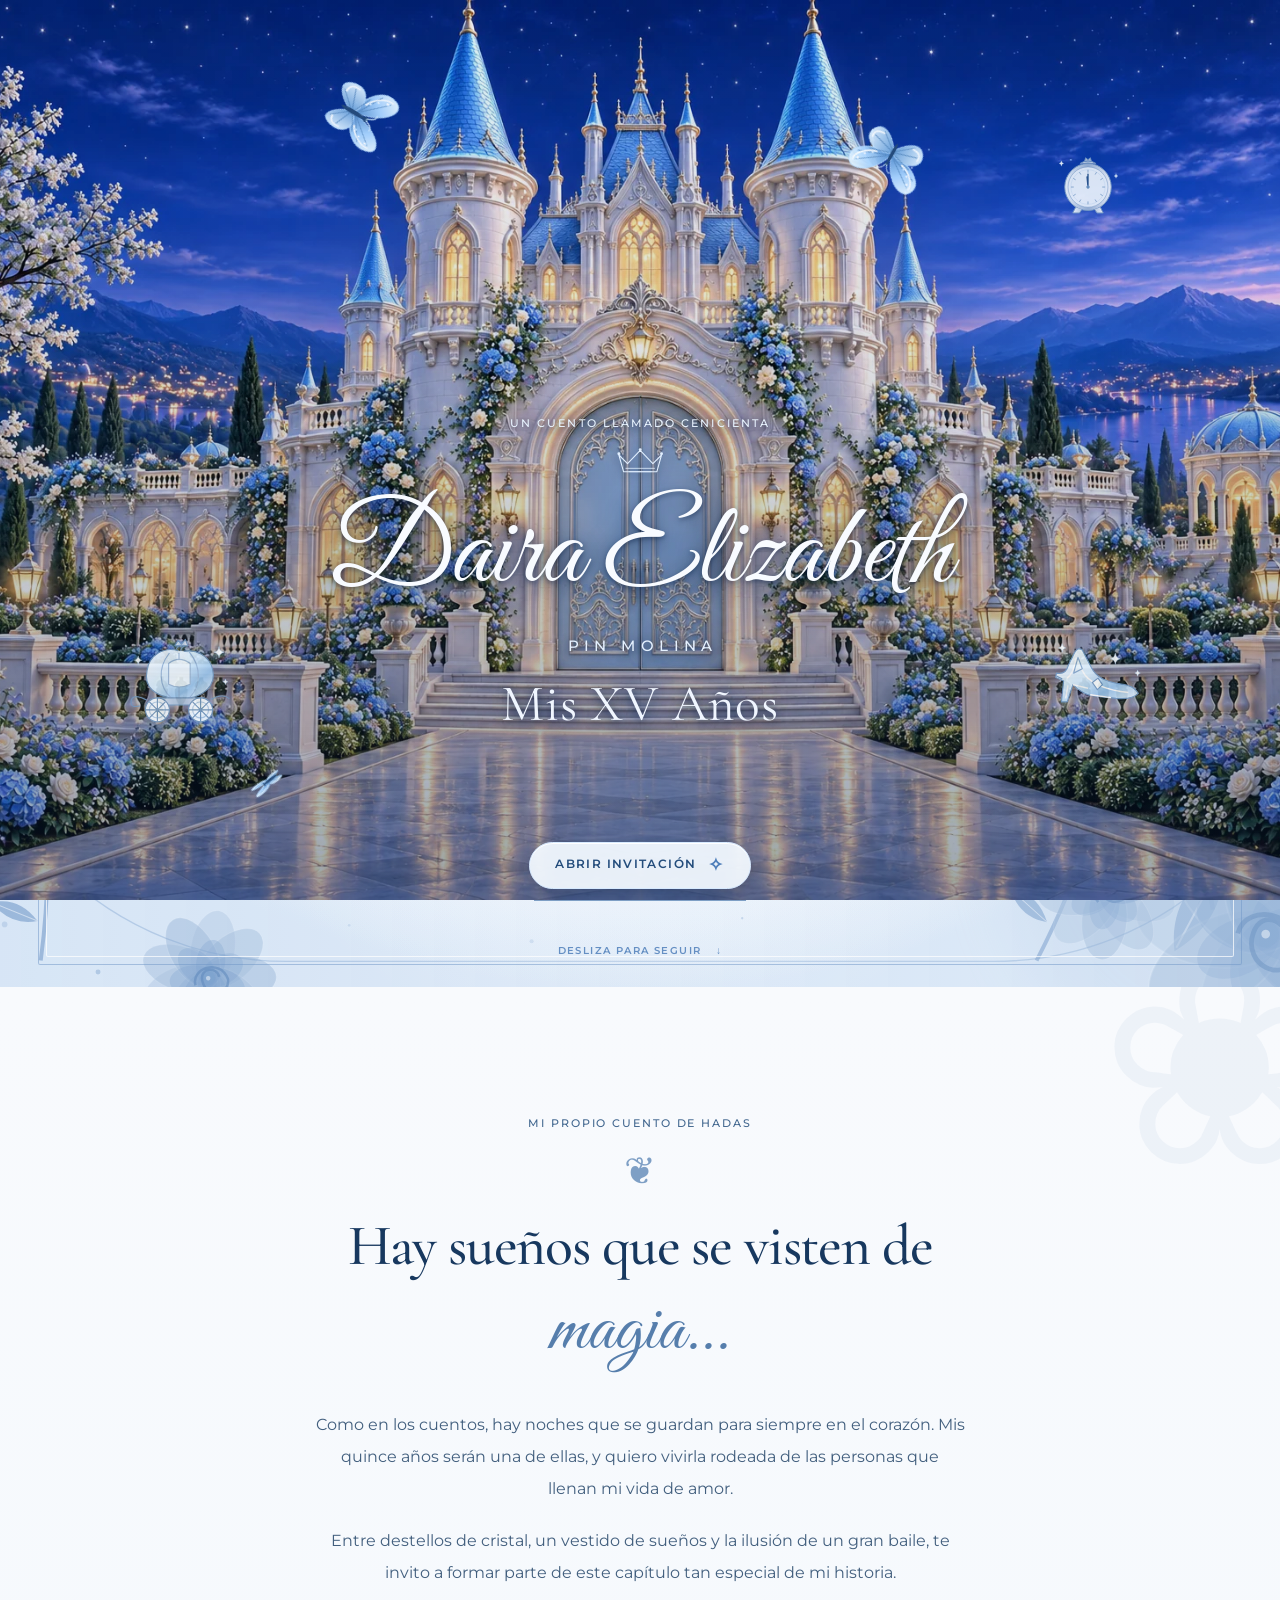
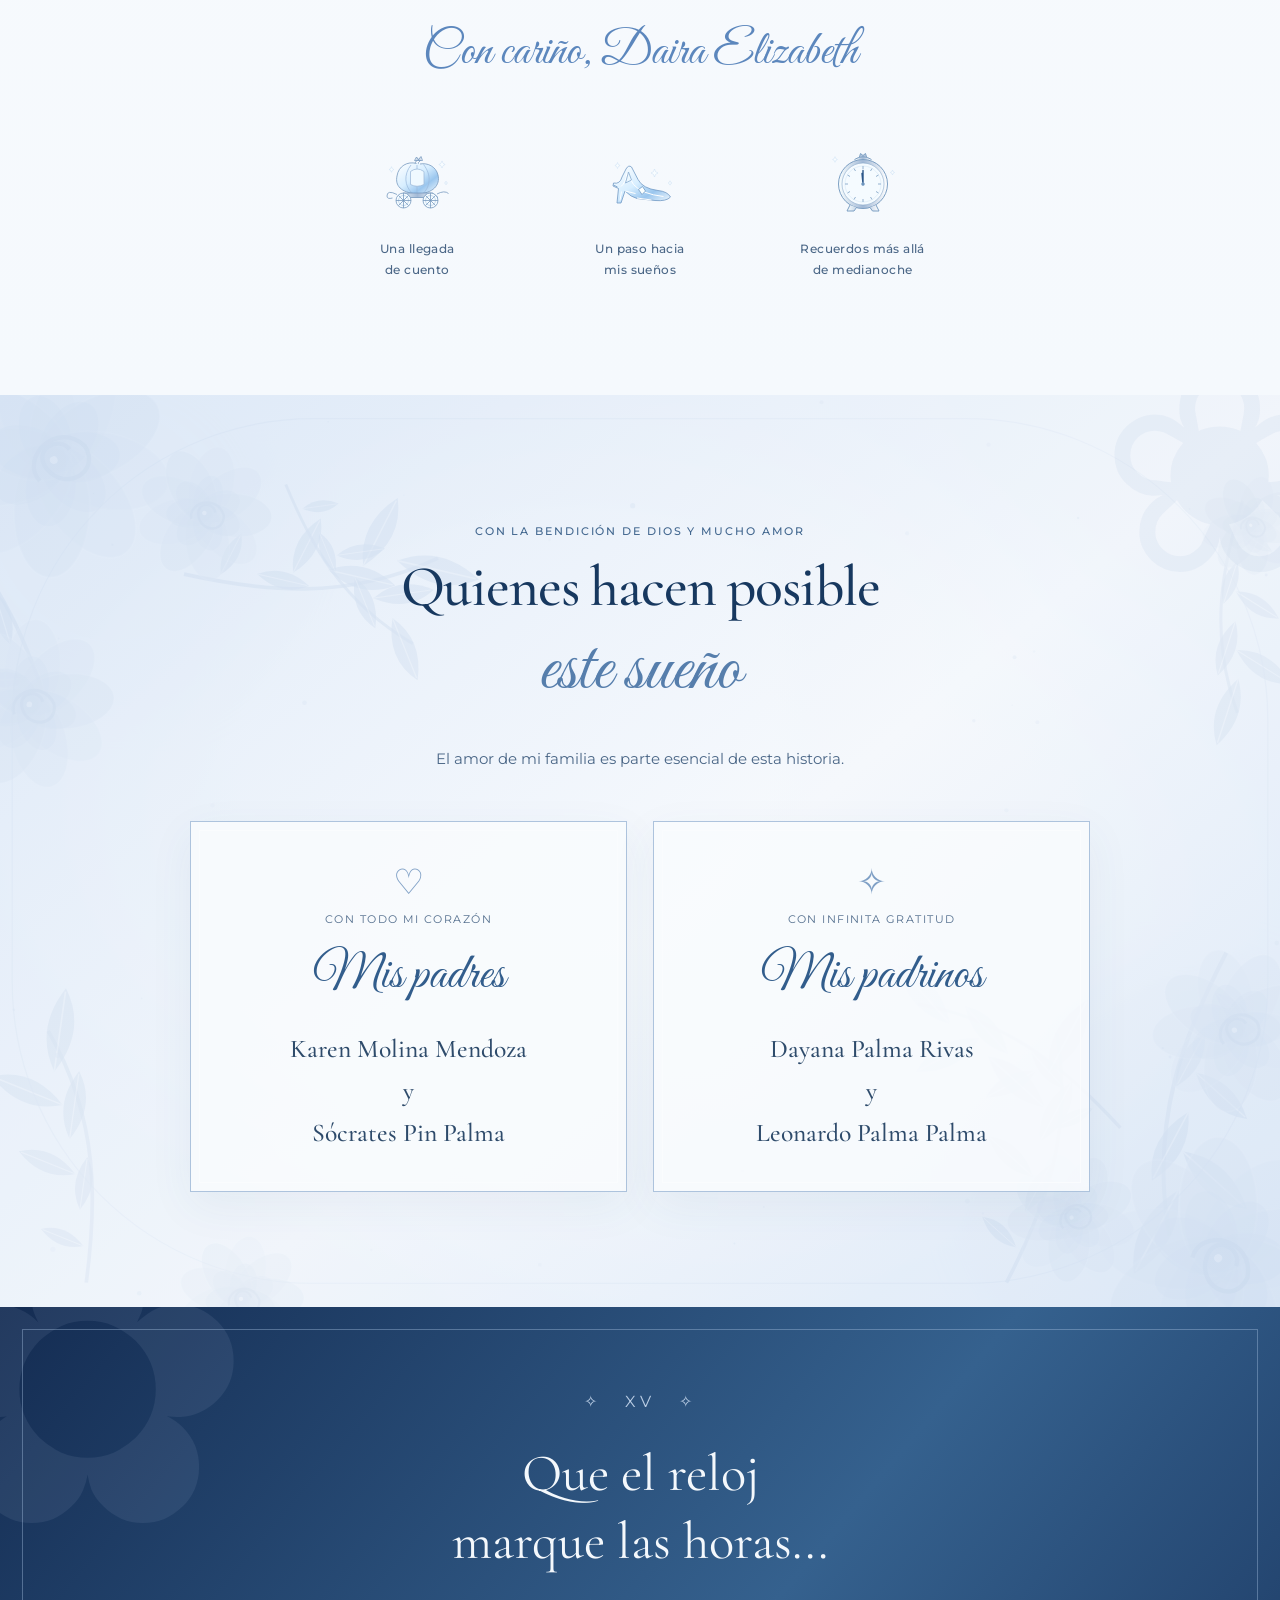
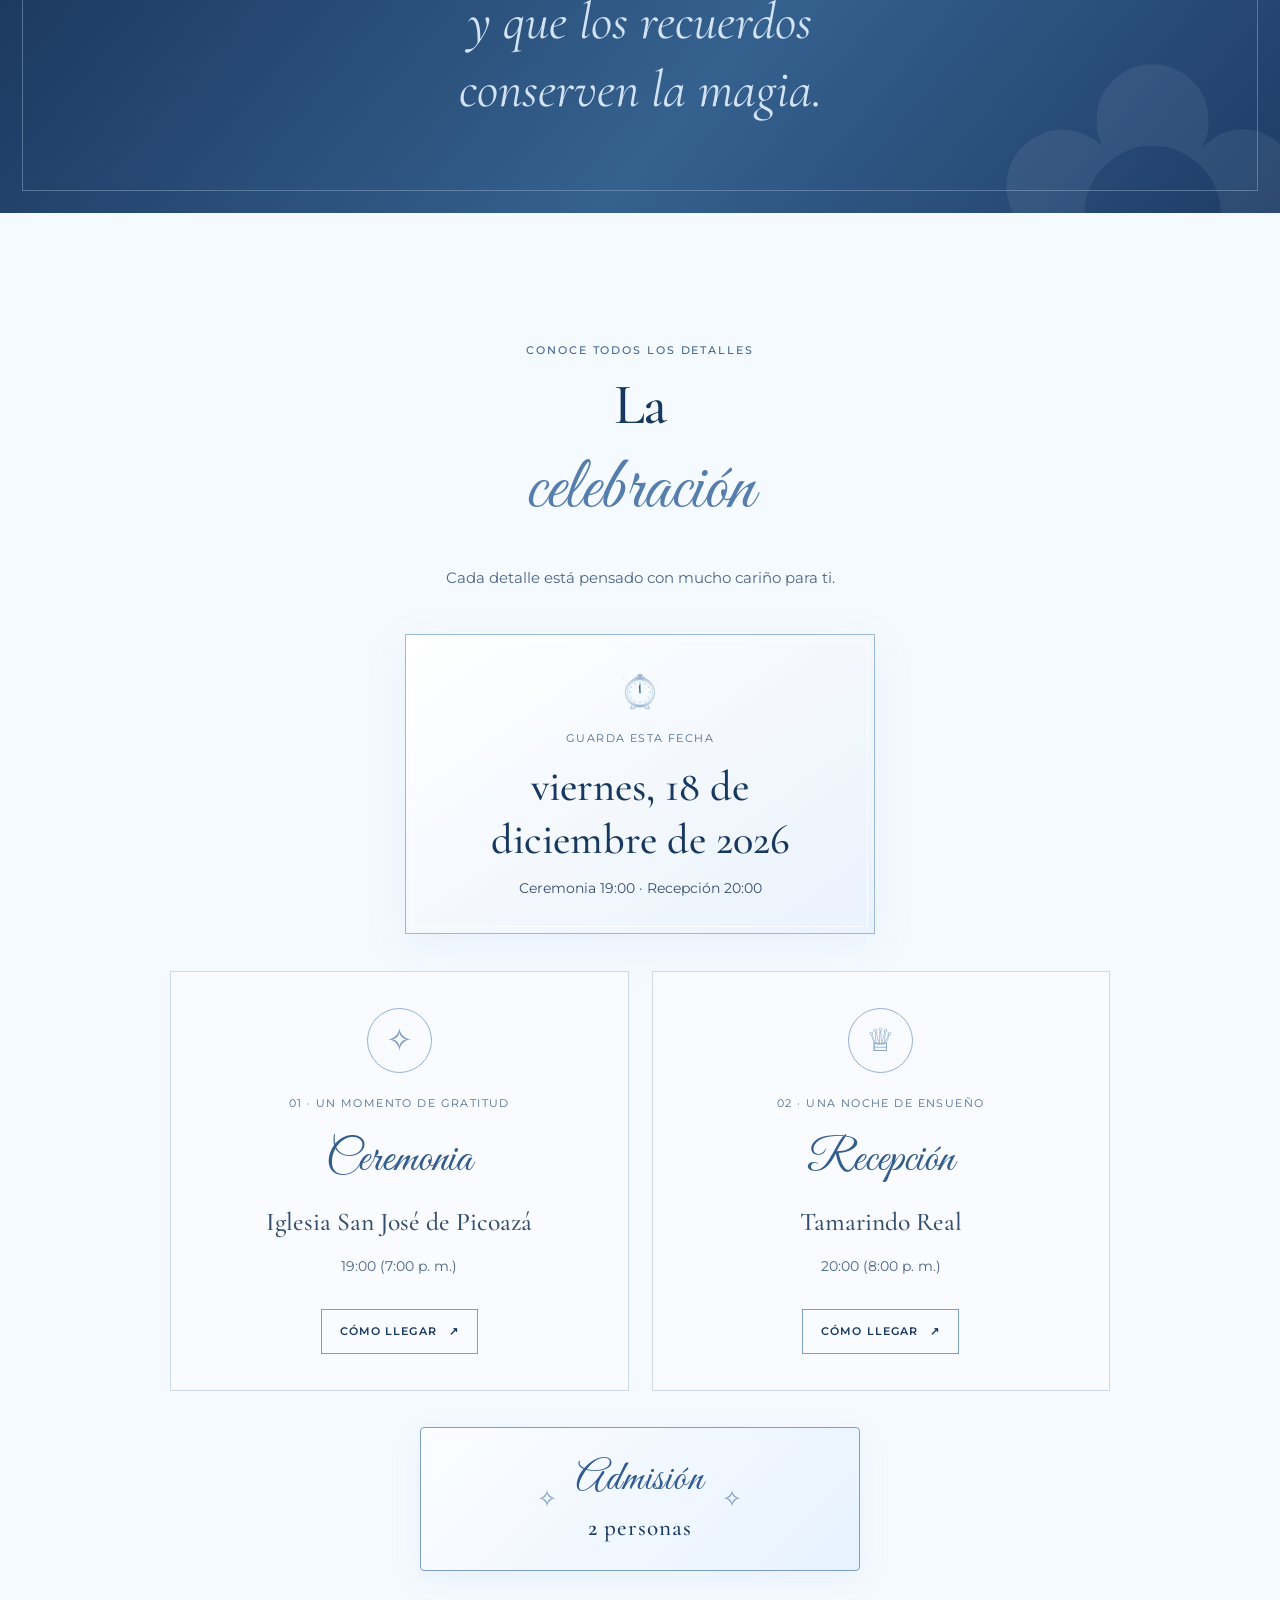
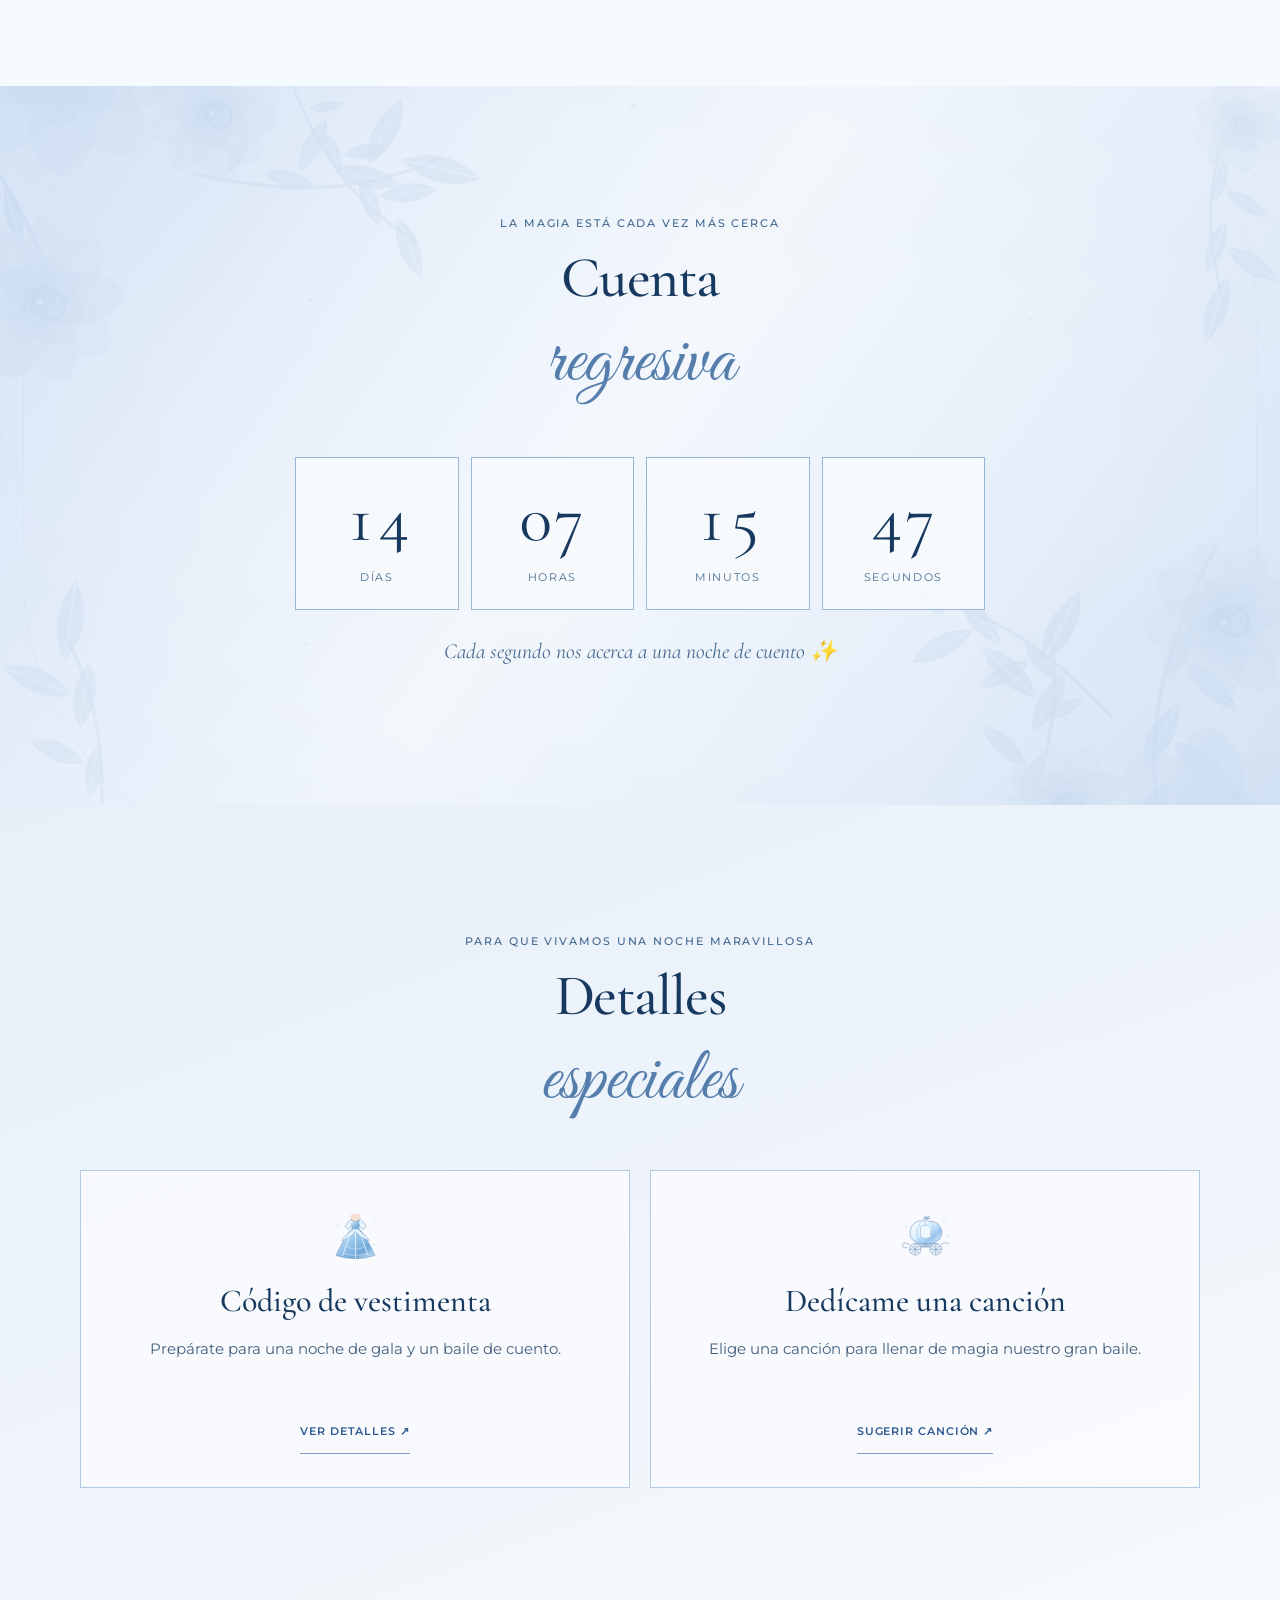
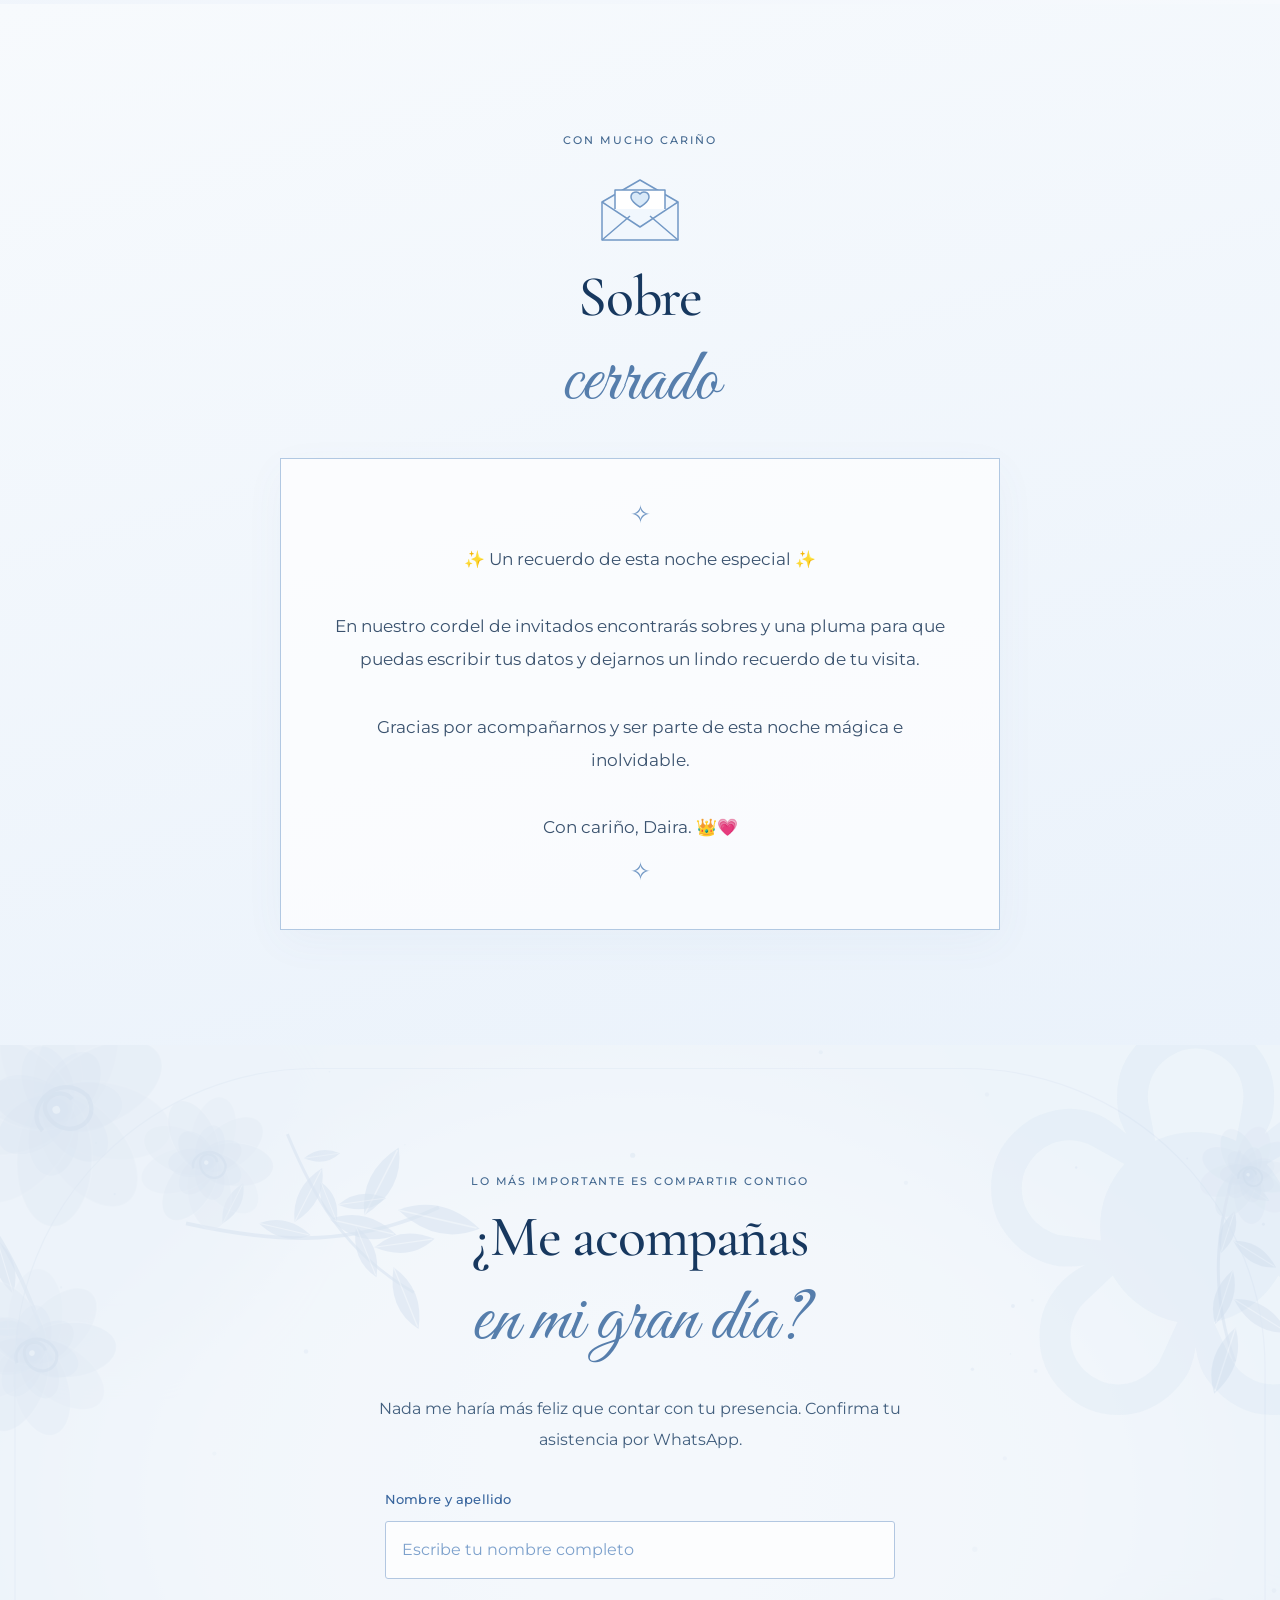
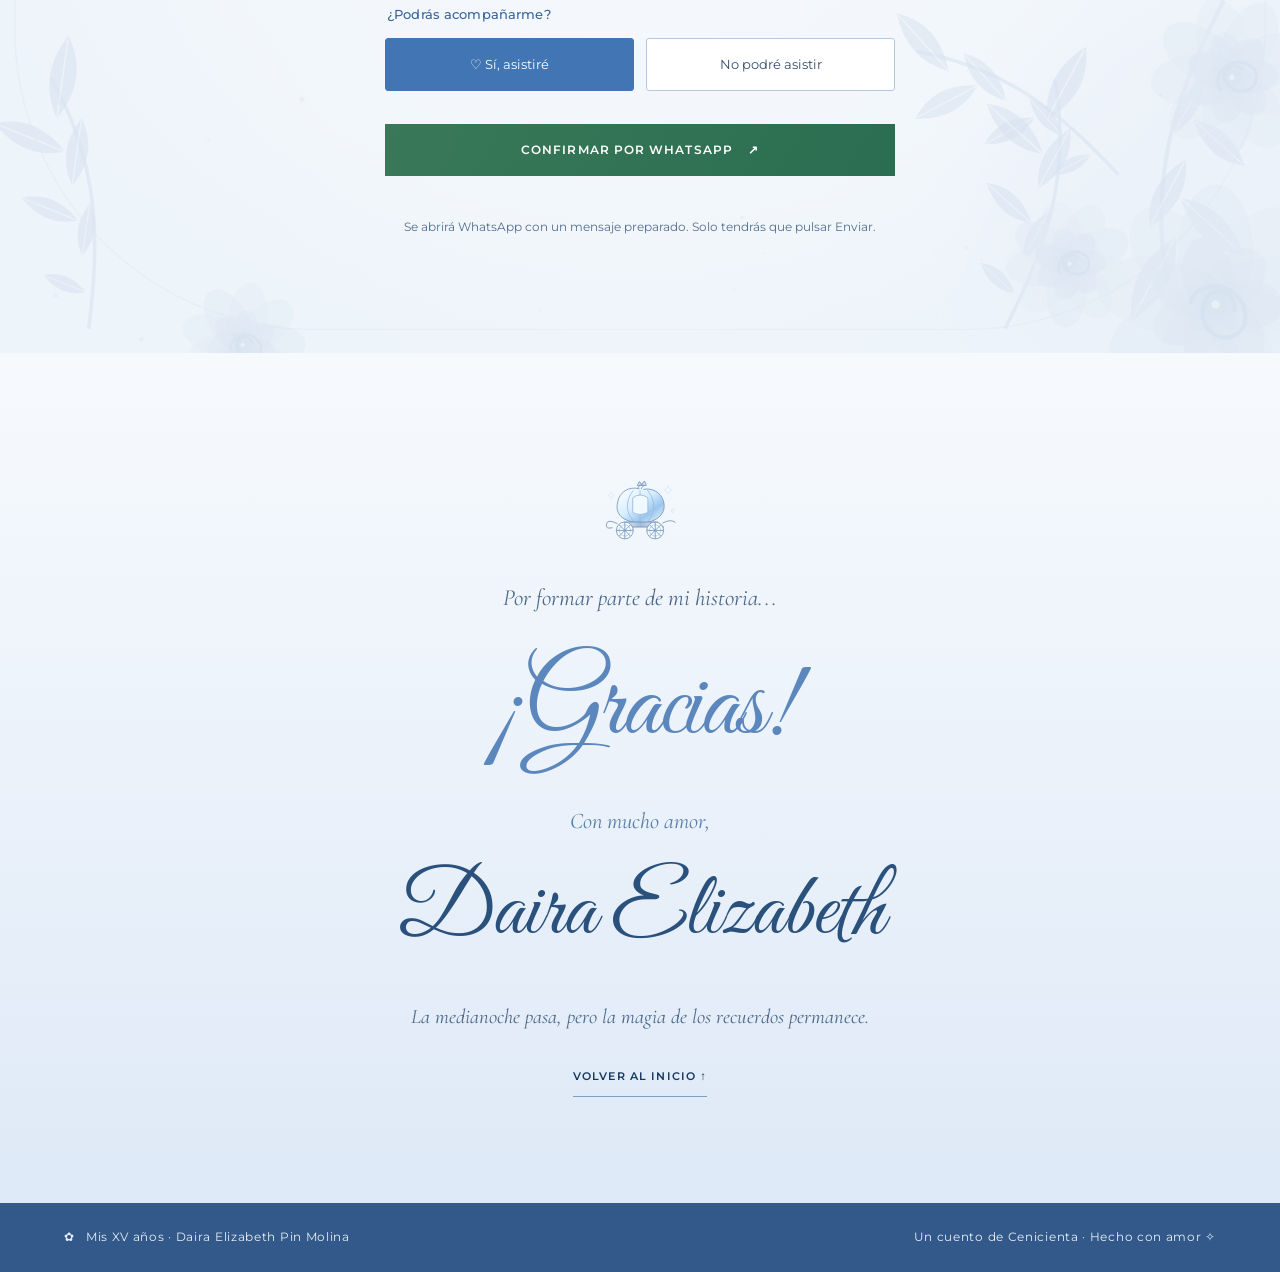
<file: index.html>
<!doctype html>
<html lang="es">
<head>
  <meta charset="utf-8">
  <meta name="viewport" content="width=device-width, initial-scale=1, viewport-fit=cover">
  <meta name="theme-color" content="#e9f3ff">
  <meta name="description" content="Una invitación especial a los XV años de Daira Elizabeth Pin Molina. Una noche de Cenicienta, entre azul celeste, cristal y las puertas de un castillo.">
  <meta property="og:type" content="website">
  <meta property="og:title" content="Mis XV años | Daira Elizabeth">
  <meta property="og:description" content="Una noche de cuento inspirada en Cenicienta. ¡Estás invitado!">
  <title>Mis XV Años · Daira Elizabeth · Cenicienta</title>
  <link rel="icon" href="assets/favicon.svg" type="image/svg+xml">
  <link rel="preload" as="image" href="assets/castillo-cenicienta.webp">
  <link rel="preload" as="image" href="assets/daira-jardin-pantalla.webp" media="(min-aspect-ratio:2/3)">
  <link rel="preload" as="image" href="assets/daira-jardin-movil.webp" media="(max-aspect-ratio:2/3)">
  <link rel="preload" href="assets/fonts/great-vibes-400-latin.woff" as="font" type="font/woff" crossorigin>
  <link rel="preload" href="assets/fonts/cormorant-garamond-500-latin.woff" as="font" type="font/woff" crossorigin>
  <link rel="stylesheet" href="style.css?v=sobre-cerrado25">
  <script src="script.js?v=sobre-cerrado25" defer></script>
</head>
<body class="intro-locked">
  <a class="skip-link" href="#contenido">Saltar al contenido</a>

  <!-- CASTILLO DE CUENTO · DOS PUERTAS CON BISAGRAS -->
  <div class="welcome" id="welcome" role="dialog" aria-modal="true" aria-labelledby="welcomeTitle" tabindex="-1">
    <div class="welcome-scene" id="welcomeScene">
    <div class="portal-media" aria-hidden="true">
      <div class="castle-portal">
        <div class="castle-interior"></div>
        <div class="castle-light"></div>
        <div class="castle-leaf castle-left"></div>
        <div class="castle-leaf castle-right"></div>
      </div>
      <div class="castle-falling-layer" aria-hidden="true">
        <span class="castle-fall castle-rose-petal" style="--source-x:7%;--source-y:16%;--fall-size:13px;--fall-duration:12s;--fall-delay:-0.20s;--fall-drift:-35px;--fall-turn:0deg;--turn-duration:3s"><span class="castle-petal-sprite"></span></span>
        <span class="castle-fall castle-blossom" style="--source-x:10%;--source-y:24%;--fall-size:29px;--fall-duration:13s;--fall-delay:-0.99s;--fall-drift:46px;--fall-turn:37deg;--turn-duration:4s"><svg class="castle-flower-sprite" viewBox="0 0 40 40" focusable="false"><g stroke="#8babd2" stroke-width=".55"><path d="M20 20C11 17 10 10 15 7C18 4 22 4 25 7C30 10 27 17 20 20Z" transform="rotate(0 20 20)" fill="#ebf2fa"/><path d="M20 20C11 17 10 10 15 7C18 4 22 4 25 7C30 10 27 17 20 20Z" transform="rotate(72 20 20)" fill="#ccdaeb"/><path d="M20 20C11 17 10 10 15 7C18 4 22 4 25 7C30 10 27 17 20 20Z" transform="rotate(144 20 20)" fill="#c5d5e9"/><path d="M20 20C11 17 10 10 15 7C18 4 22 4 25 7C30 10 27 17 20 20Z" transform="rotate(216 20 20)" fill="#e0ebf8"/><path d="M20 20C11 17 10 10 15 7C18 4 22 4 25 7C30 10 27 17 20 20Z" transform="rotate(288 20 20)" fill="#d6e4f5"/></g><circle cx="20" cy="20" r="3.3" fill="#83a5cf"/><circle cx="19.5" cy="19.4" r="1.3" fill="#d1deed"/></svg></span>
        <span class="castle-fall castle-rose-petal" style="--source-x:4%;--source-y:31%;--fall-size:15px;--fall-duration:14s;--fall-delay:-1.78s;--fall-drift:-57px;--fall-turn:74deg;--turn-duration:5s"><span class="castle-petal-sprite"></span></span>
        <span class="castle-fall castle-rose-petal" style="--source-x:11%;--source-y:27%;--fall-size:16px;--fall-duration:15s;--fall-delay:-2.57s;--fall-drift:68px;--fall-turn:111deg;--turn-duration:6s"><span class="castle-petal-sprite"></span></span>
        <span class="castle-fall castle-rose-petal" style="--source-x:8%;--source-y:37%;--fall-size:17px;--fall-duration:16s;--fall-delay:-3.36s;--fall-drift:-79px;--fall-turn:148deg;--turn-duration:3s"><span class="castle-petal-sprite"></span></span>
        <span class="castle-fall castle-blossom" style="--source-x:12%;--source-y:43%;--fall-size:30px;--fall-duration:17s;--fall-delay:-4.15s;--fall-drift:45px;--fall-turn:5deg;--turn-duration:4s"><svg class="castle-flower-sprite" viewBox="0 0 40 40" focusable="false"><g stroke="#8babd2" stroke-width=".55"><path d="M20 20C11 17 10 10 15 7C18 4 22 4 25 7C30 10 27 17 20 20Z" transform="rotate(0 20 20)" fill="#ebf2fa"/><path d="M20 20C11 17 10 10 15 7C18 4 22 4 25 7C30 10 27 17 20 20Z" transform="rotate(72 20 20)" fill="#ccdaeb"/><path d="M20 20C11 17 10 10 15 7C18 4 22 4 25 7C30 10 27 17 20 20Z" transform="rotate(144 20 20)" fill="#c5d5e9"/><path d="M20 20C11 17 10 10 15 7C18 4 22 4 25 7C30 10 27 17 20 20Z" transform="rotate(216 20 20)" fill="#e0ebf8"/><path d="M20 20C11 17 10 10 15 7C18 4 22 4 25 7C30 10 27 17 20 20Z" transform="rotate(288 20 20)" fill="#d6e4f5"/></g><circle cx="20" cy="20" r="3.3" fill="#83a5cf"/><circle cx="19.5" cy="19.4" r="1.3" fill="#d1deed"/></svg></span>
        <span class="castle-fall castle-rose-petal" style="--source-x:39%;--source-y:32%;--fall-size:14px;--fall-duration:12s;--fall-delay:-4.94s;--fall-drift:-56px;--fall-turn:42deg;--turn-duration:5s"><span class="castle-petal-sprite"></span></span>
        <span class="castle-fall castle-rose-petal" style="--source-x:41%;--source-y:36%;--fall-size:15px;--fall-duration:13s;--fall-delay:-0.27s;--fall-drift:67px;--fall-turn:79deg;--turn-duration:6s"><span class="castle-petal-sprite"></span></span>
        <span class="castle-fall castle-rose-petal" style="--source-x:38%;--source-y:42%;--fall-size:16px;--fall-duration:14s;--fall-delay:-0.64s;--fall-drift:-78px;--fall-turn:116deg;--turn-duration:3s"><span class="castle-petal-sprite"></span></span>
        <span class="castle-fall castle-blossom" style="--source-x:40%;--source-y:48%;--fall-size:28px;--fall-duration:15s;--fall-delay:-1.01s;--fall-drift:44px;--fall-turn:153deg;--turn-duration:4s"><svg class="castle-flower-sprite" viewBox="0 0 40 40" focusable="false"><g stroke="#8babd2" stroke-width=".55"><path d="M20 20C11 17 10 10 15 7C18 4 22 4 25 7C30 10 27 17 20 20Z" transform="rotate(0 20 20)" fill="#ebf2fa"/><path d="M20 20C11 17 10 10 15 7C18 4 22 4 25 7C30 10 27 17 20 20Z" transform="rotate(72 20 20)" fill="#ccdaeb"/><path d="M20 20C11 17 10 10 15 7C18 4 22 4 25 7C30 10 27 17 20 20Z" transform="rotate(144 20 20)" fill="#c5d5e9"/><path d="M20 20C11 17 10 10 15 7C18 4 22 4 25 7C30 10 27 17 20 20Z" transform="rotate(216 20 20)" fill="#e0ebf8"/><path d="M20 20C11 17 10 10 15 7C18 4 22 4 25 7C30 10 27 17 20 20Z" transform="rotate(288 20 20)" fill="#d6e4f5"/></g><circle cx="20" cy="20" r="3.3" fill="#83a5cf"/><circle cx="19.5" cy="19.4" r="1.3" fill="#d1deed"/></svg></span>
        <span class="castle-fall castle-rose-petal" style="--source-x:43%;--source-y:52%;--fall-size:13px;--fall-duration:16s;--fall-delay:-1.38s;--fall-drift:-55px;--fall-turn:10deg;--turn-duration:5s"><span class="castle-petal-sprite"></span></span>
        <span class="castle-fall castle-rose-petal" style="--source-x:39%;--source-y:57%;--fall-size:14px;--fall-duration:17s;--fall-delay:-1.75s;--fall-drift:66px;--fall-turn:47deg;--turn-duration:6s"><span class="castle-petal-sprite"></span></span>
        <span class="castle-fall castle-rose-petal" style="--source-x:41%;--source-y:61%;--fall-size:15px;--fall-duration:12s;--fall-delay:-4.64s;--fall-drift:-77px;--fall-turn:84deg;--turn-duration:3s"><span class="castle-petal-sprite"></span></span>
        <span class="castle-fall castle-blossom" style="--source-x:37%;--source-y:50%;--fall-size:29px;--fall-duration:13s;--fall-delay:-5.01s;--fall-drift:43px;--fall-turn:121deg;--turn-duration:4s"><svg class="castle-flower-sprite" viewBox="0 0 40 40" focusable="false"><g stroke="#8babd2" stroke-width=".55"><path d="M20 20C11 17 10 10 15 7C18 4 22 4 25 7C30 10 27 17 20 20Z" transform="rotate(0 20 20)" fill="#ebf2fa"/><path d="M20 20C11 17 10 10 15 7C18 4 22 4 25 7C30 10 27 17 20 20Z" transform="rotate(72 20 20)" fill="#ccdaeb"/><path d="M20 20C11 17 10 10 15 7C18 4 22 4 25 7C30 10 27 17 20 20Z" transform="rotate(144 20 20)" fill="#c5d5e9"/><path d="M20 20C11 17 10 10 15 7C18 4 22 4 25 7C30 10 27 17 20 20Z" transform="rotate(216 20 20)" fill="#e0ebf8"/><path d="M20 20C11 17 10 10 15 7C18 4 22 4 25 7C30 10 27 17 20 20Z" transform="rotate(288 20 20)" fill="#d6e4f5"/></g><circle cx="20" cy="20" r="3.3" fill="#83a5cf"/><circle cx="19.5" cy="19.4" r="1.3" fill="#d1deed"/></svg></span>
        <span class="castle-fall castle-rose-petal" style="--source-x:61%;--source-y:31%;--fall-size:17px;--fall-duration:14s;--fall-delay:-5.38s;--fall-drift:-54px;--fall-turn:158deg;--turn-duration:5s"><span class="castle-petal-sprite"></span></span>
        <span class="castle-fall castle-rose-petal" style="--source-x:59%;--source-y:37%;--fall-size:13px;--fall-duration:15s;--fall-delay:-5.75s;--fall-drift:65px;--fall-turn:15deg;--turn-duration:6s"><span class="castle-petal-sprite"></span></span>
        <span class="castle-fall castle-rose-petal" style="--source-x:63%;--source-y:43%;--fall-size:14px;--fall-duration:16s;--fall-delay:-6.12s;--fall-drift:-76px;--fall-turn:52deg;--turn-duration:3s"><span class="castle-petal-sprite"></span></span>
        <span class="castle-fall castle-blossom" style="--source-x:60%;--source-y:48%;--fall-size:30px;--fall-duration:17s;--fall-delay:-6.49s;--fall-drift:42px;--fall-turn:89deg;--turn-duration:4s"><svg class="castle-flower-sprite" viewBox="0 0 40 40" focusable="false"><g stroke="#8babd2" stroke-width=".55"><path d="M20 20C11 17 10 10 15 7C18 4 22 4 25 7C30 10 27 17 20 20Z" transform="rotate(0 20 20)" fill="#ebf2fa"/><path d="M20 20C11 17 10 10 15 7C18 4 22 4 25 7C30 10 27 17 20 20Z" transform="rotate(72 20 20)" fill="#ccdaeb"/><path d="M20 20C11 17 10 10 15 7C18 4 22 4 25 7C30 10 27 17 20 20Z" transform="rotate(144 20 20)" fill="#c5d5e9"/><path d="M20 20C11 17 10 10 15 7C18 4 22 4 25 7C30 10 27 17 20 20Z" transform="rotate(216 20 20)" fill="#e0ebf8"/><path d="M20 20C11 17 10 10 15 7C18 4 22 4 25 7C30 10 27 17 20 20Z" transform="rotate(288 20 20)" fill="#d6e4f5"/></g><circle cx="20" cy="20" r="3.3" fill="#83a5cf"/><circle cx="19.5" cy="19.4" r="1.3" fill="#d1deed"/></svg></span>
        <span class="castle-fall castle-rose-petal" style="--source-x:62%;--source-y:53%;--fall-size:16px;--fall-duration:12s;--fall-delay:-4.34s;--fall-drift:-53px;--fall-turn:126deg;--turn-duration:5s"><span class="castle-petal-sprite"></span></span>
        <span class="castle-fall castle-rose-petal" style="--source-x:59%;--source-y:59%;--fall-size:17px;--fall-duration:13s;--fall-delay:-4.29s;--fall-drift:64px;--fall-turn:163deg;--turn-duration:6s"><span class="castle-petal-sprite"></span></span>
        <span class="castle-fall castle-rose-petal" style="--source-x:64%;--source-y:62%;--fall-size:13px;--fall-duration:14s;--fall-delay:-4.24s;--fall-drift:-75px;--fall-turn:20deg;--turn-duration:3s"><span class="castle-petal-sprite"></span></span>
        <span class="castle-fall castle-blossom" style="--source-x:61%;--source-y:40%;--fall-size:28px;--fall-duration:15s;--fall-delay:-4.19s;--fall-drift:41px;--fall-turn:57deg;--turn-duration:4s"><svg class="castle-flower-sprite" viewBox="0 0 40 40" focusable="false"><g stroke="#8babd2" stroke-width=".55"><path d="M20 20C11 17 10 10 15 7C18 4 22 4 25 7C30 10 27 17 20 20Z" transform="rotate(0 20 20)" fill="#ebf2fa"/><path d="M20 20C11 17 10 10 15 7C18 4 22 4 25 7C30 10 27 17 20 20Z" transform="rotate(72 20 20)" fill="#ccdaeb"/><path d="M20 20C11 17 10 10 15 7C18 4 22 4 25 7C30 10 27 17 20 20Z" transform="rotate(144 20 20)" fill="#c5d5e9"/><path d="M20 20C11 17 10 10 15 7C18 4 22 4 25 7C30 10 27 17 20 20Z" transform="rotate(216 20 20)" fill="#e0ebf8"/><path d="M20 20C11 17 10 10 15 7C18 4 22 4 25 7C30 10 27 17 20 20Z" transform="rotate(288 20 20)" fill="#d6e4f5"/></g><circle cx="20" cy="20" r="3.3" fill="#83a5cf"/><circle cx="19.5" cy="19.4" r="1.3" fill="#d1deed"/></svg></span>
        <span class="castle-fall castle-rose-petal" style="--source-x:85%;--source-y:60%;--fall-size:15px;--fall-duration:16s;--fall-delay:-4.14s;--fall-drift:-52px;--fall-turn:94deg;--turn-duration:5s"><span class="castle-petal-sprite"></span></span>
        <span class="castle-fall castle-rose-petal" style="--source-x:92%;--source-y:66%;--fall-size:16px;--fall-duration:17s;--fall-delay:-4.09s;--fall-drift:63px;--fall-turn:131deg;--turn-duration:6s"><span class="castle-petal-sprite"></span></span>
      </div>
    </div>
    <div class="castle-flower-rain" aria-hidden="true">
      <span class="rain-flower rain-white" style="--rain-x:5%;--rain-y:3%;--rain-size:19px;--rain-duration:10.0s;--rain-delay:-1.20s;--rain-drift:25px;--rain-turn:0deg"><span class="rain-flower-art"></span></span>
      <span class="rain-flower" style="--rain-x:12%;--rain-y:10%;--rain-size:26px;--rain-duration:10.8s;--rain-delay:-2.03s;--rain-drift:-40px;--rain-turn:31deg"><span class="rain-flower-art"></span></span>
      <span class="rain-flower" style="--rain-x:19%;--rain-y:17%;--rain-size:33px;--rain-duration:11.6s;--rain-delay:-2.86s;--rain-drift:55px;--rain-turn:62deg"><span class="rain-flower-art"></span></span>
      <span class="rain-flower rain-white" style="--rain-x:26%;--rain-y:24%;--rain-size:22px;--rain-duration:12.4s;--rain-delay:-3.69s;--rain-drift:-70px;--rain-turn:93deg"><span class="rain-flower-art"></span></span>
      <span class="rain-flower" style="--rain-x:8%;--rain-y:31%;--rain-size:29px;--rain-duration:13.2s;--rain-delay:-4.52s;--rain-drift:85px;--rain-turn:124deg"><span class="rain-flower-art"></span></span>
      <span class="rain-flower" style="--rain-x:15%;--rain-y:8%;--rain-size:36px;--rain-duration:14.0s;--rain-delay:-5.35s;--rain-drift:-25px;--rain-turn:155deg"><span class="rain-flower-art"></span></span>
      <span class="rain-flower rain-white" style="--rain-x:22%;--rain-y:15%;--rain-size:25px;--rain-duration:14.8s;--rain-delay:-6.18s;--rain-drift:40px;--rain-turn:186deg"><span class="rain-flower-art"></span></span>
      <span class="rain-flower" style="--rain-x:29%;--rain-y:22%;--rain-size:32px;--rain-duration:10.0s;--rain-delay:-7.01s;--rain-drift:-55px;--rain-turn:217deg"><span class="rain-flower-art"></span></span>
      <span class="rain-flower" style="--rain-x:11%;--rain-y:29%;--rain-size:21px;--rain-duration:10.8s;--rain-delay:-7.84s;--rain-drift:70px;--rain-turn:248deg"><span class="rain-flower-art"></span></span>
      <span class="rain-flower rain-white" style="--rain-x:18%;--rain-y:6%;--rain-size:28px;--rain-duration:11.6s;--rain-delay:-8.67s;--rain-drift:-85px;--rain-turn:279deg"><span class="rain-flower-art"></span></span>
      <span class="rain-flower" style="--rain-x:72%;--rain-y:4%;--rain-size:35px;--rain-duration:12.4s;--rain-delay:-9.50s;--rain-drift:25px;--rain-turn:310deg"><span class="rain-flower-art"></span></span>
      <span class="rain-flower" style="--rain-x:79%;--rain-y:13%;--rain-size:24px;--rain-duration:13.2s;--rain-delay:-10.33s;--rain-drift:-40px;--rain-turn:341deg"><span class="rain-flower-art"></span></span>
      <span class="rain-flower rain-white" style="--rain-x:86%;--rain-y:22%;--rain-size:31px;--rain-duration:14.0s;--rain-delay:-11.16s;--rain-drift:55px;--rain-turn:372deg"><span class="rain-flower-art"></span></span>
      <span class="rain-flower" style="--rain-x:93%;--rain-y:31%;--rain-size:20px;--rain-duration:14.8s;--rain-delay:-11.99s;--rain-drift:-70px;--rain-turn:403deg"><span class="rain-flower-art"></span></span>
      <span class="rain-flower" style="--rain-x:76%;--rain-y:12%;--rain-size:27px;--rain-duration:10.0s;--rain-delay:-12.82s;--rain-drift:85px;--rain-turn:434deg"><span class="rain-flower-art"></span></span>
      <span class="rain-flower rain-white" style="--rain-x:83%;--rain-y:21%;--rain-size:34px;--rain-duration:10.8s;--rain-delay:-13.65s;--rain-drift:-25px;--rain-turn:465deg"><span class="rain-flower-art"></span></span>
      <span class="rain-flower" style="--rain-x:90%;--rain-y:30%;--rain-size:23px;--rain-duration:11.6s;--rain-delay:-14.48s;--rain-drift:40px;--rain-turn:496deg"><span class="rain-flower-art"></span></span>
      <span class="rain-flower" style="--rain-x:73%;--rain-y:11%;--rain-size:30px;--rain-duration:12.4s;--rain-delay:-15.31s;--rain-drift:-55px;--rain-turn:527deg"><span class="rain-flower-art"></span></span>
      <span class="rain-flower rain-white" style="--rain-x:80%;--rain-y:20%;--rain-size:19px;--rain-duration:13.2s;--rain-delay:-16.14s;--rain-drift:70px;--rain-turn:558deg"><span class="rain-flower-art"></span></span>
      <span class="rain-flower" style="--rain-x:87%;--rain-y:29%;--rain-size:26px;--rain-duration:14.0s;--rain-delay:-16.97s;--rain-drift:-85px;--rain-turn:589deg"><span class="rain-flower-art"></span></span>
      <span class="rain-flower" style="--rain-x:34%;--rain-y:-8%;--rain-size:33px;--rain-duration:14.8s;--rain-delay:-17.80s;--rain-drift:25px;--rain-turn:620deg"><span class="rain-flower-art"></span></span>
      <span class="rain-flower rain-white" style="--rain-x:40%;--rain-y:-5%;--rain-size:22px;--rain-duration:10.0s;--rain-delay:-18.63s;--rain-drift:-40px;--rain-turn:651deg"><span class="rain-flower-art"></span></span>
      <span class="rain-flower" style="--rain-x:46%;--rain-y:-2%;--rain-size:29px;--rain-duration:10.8s;--rain-delay:-19.46s;--rain-drift:55px;--rain-turn:682deg"><span class="rain-flower-art"></span></span>
      <span class="rain-flower" style="--rain-x:52%;--rain-y:1%;--rain-size:36px;--rain-duration:11.6s;--rain-delay:-20.29s;--rain-drift:-70px;--rain-turn:713deg"><span class="rain-flower-art"></span></span>
      <span class="rain-flower rain-white" style="--rain-x:58%;--rain-y:-6%;--rain-size:25px;--rain-duration:12.4s;--rain-delay:-21.12s;--rain-drift:85px;--rain-turn:744deg"><span class="rain-flower-art"></span></span>
      <span class="rain-flower" style="--rain-x:64%;--rain-y:-3%;--rain-size:32px;--rain-duration:13.2s;--rain-delay:-21.95s;--rain-drift:-25px;--rain-turn:775deg"><span class="rain-flower-art"></span></span>
    </div>
    <div class="castle-atmosphere" aria-hidden="true">
      <span class="castle-butterfly butterfly-1"><span class="butterfly-float"><svg class="butterfly-art" viewBox="0 0 120 90" focusable="false"><defs><linearGradient id="butterfly-1-blue" x1="0" y1="0" x2="1" y2="1"><stop stop-color="#f0fbff"/><stop offset=".48" stop-color="#a8d4ff"/><stop offset="1" stop-color="#548fd0"/></linearGradient><linearGradient id="butterfly-1-lower"><stop stop-color="#dcefff"/><stop offset="1" stop-color="#6ca4dd"/></linearGradient></defs><g class="butterfly-wing butterfly-wing-left" stroke="#b5dbff" stroke-width="1.3"><path d="M59 48C46 10 14 2 8 18C0 34 22 50 57 54Z" fill="url(#butterfly-1-blue)"/><path d="M58 52C35 42 9 53 20 73C31 90 54 70 60 57Z" fill="url(#butterfly-1-lower)"/><path d="M54 46L17 20M55 48L14 33M55 52L27 44M56 56L25 65M57 58L35 76" fill="none" stroke="#5285bb" stroke-width="1.1"/><path d="M14 18C10 27 25 42 40 45M23 60Q20 74 37 73" fill="none" stroke="#f8fcff" stroke-width="2.3"/><circle cx="19" cy="24" r="2.4" fill="#fff"/><circle cx="25" cy="34" r="1.9" fill="#fff"/><circle cx="34" cy="41" r="1.4" fill="#fff"/></g><g transform="translate(120 0) scale(-1 1)"><g class="butterfly-wing butterfly-wing-right" stroke="#b5dbff" stroke-width="1.3"><path d="M59 48C46 10 14 2 8 18C0 34 22 50 57 54Z" fill="url(#butterfly-1-blue)"/><path d="M58 52C35 42 9 53 20 73C31 90 54 70 60 57Z" fill="url(#butterfly-1-lower)"/><path d="M54 46L17 20M55 48L14 33M55 52L27 44M56 56L25 65M57 58L35 76" fill="none" stroke="#5285bb" stroke-width="1.1"/><path d="M14 18C10 27 25 42 40 45M23 60Q20 74 37 73" fill="none" stroke="#f8fcff" stroke-width="2.3"/><circle cx="19" cy="24" r="2.4" fill="#fff"/><circle cx="25" cy="34" r="1.9" fill="#fff"/><circle cx="34" cy="41" r="1.4" fill="#fff"/></g></g><ellipse cx="60" cy="53" rx="2.7" ry="16" fill="#244b7a"/><circle cx="60" cy="36" r="3.1" fill="#244b7a"/><path d="M59 35Q55 24 50 26M61 35Q65 24 70 26" fill="none" stroke="#cde9ff" stroke-width="1.4" stroke-linecap="round"/></svg></span></span>
      <span class="castle-butterfly butterfly-2"><span class="butterfly-float"><svg class="butterfly-art" viewBox="0 0 120 90" focusable="false"><defs><linearGradient id="butterfly-2-blue" x1="0" y1="0" x2="1" y2="1"><stop stop-color="#f0fbff"/><stop offset=".48" stop-color="#a8d4ff"/><stop offset="1" stop-color="#548fd0"/></linearGradient><linearGradient id="butterfly-2-lower"><stop stop-color="#dcefff"/><stop offset="1" stop-color="#6ca4dd"/></linearGradient></defs><g class="butterfly-wing butterfly-wing-left" stroke="#b5dbff" stroke-width="1.3"><path d="M59 48C46 10 14 2 8 18C0 34 22 50 57 54Z" fill="url(#butterfly-2-blue)"/><path d="M58 52C35 42 9 53 20 73C31 90 54 70 60 57Z" fill="url(#butterfly-2-lower)"/><path d="M54 46L17 20M55 48L14 33M55 52L27 44M56 56L25 65M57 58L35 76" fill="none" stroke="#5285bb" stroke-width="1.1"/><path d="M14 18C10 27 25 42 40 45M23 60Q20 74 37 73" fill="none" stroke="#f8fcff" stroke-width="2.3"/><circle cx="19" cy="24" r="2.4" fill="#fff"/><circle cx="25" cy="34" r="1.9" fill="#fff"/><circle cx="34" cy="41" r="1.4" fill="#fff"/></g><g transform="translate(120 0) scale(-1 1)"><g class="butterfly-wing butterfly-wing-right" stroke="#b5dbff" stroke-width="1.3"><path d="M59 48C46 10 14 2 8 18C0 34 22 50 57 54Z" fill="url(#butterfly-2-blue)"/><path d="M58 52C35 42 9 53 20 73C31 90 54 70 60 57Z" fill="url(#butterfly-2-lower)"/><path d="M54 46L17 20M55 48L14 33M55 52L27 44M56 56L25 65M57 58L35 76" fill="none" stroke="#5285bb" stroke-width="1.1"/><path d="M14 18C10 27 25 42 40 45M23 60Q20 74 37 73" fill="none" stroke="#f8fcff" stroke-width="2.3"/><circle cx="19" cy="24" r="2.4" fill="#fff"/><circle cx="25" cy="34" r="1.9" fill="#fff"/><circle cx="34" cy="41" r="1.4" fill="#fff"/></g></g><ellipse cx="60" cy="53" rx="2.7" ry="16" fill="#244b7a"/><circle cx="60" cy="36" r="3.1" fill="#244b7a"/><path d="M59 35Q55 24 50 26M61 35Q65 24 70 26" fill="none" stroke="#cde9ff" stroke-width="1.4" stroke-linecap="round"/></svg></span></span>
      <span class="castle-butterfly butterfly-3"><span class="butterfly-float"><svg class="butterfly-art" viewBox="0 0 120 90" focusable="false"><defs><linearGradient id="butterfly-3-blue" x1="0" y1="0" x2="1" y2="1"><stop stop-color="#f0fbff"/><stop offset=".48" stop-color="#a8d4ff"/><stop offset="1" stop-color="#548fd0"/></linearGradient><linearGradient id="butterfly-3-lower"><stop stop-color="#dcefff"/><stop offset="1" stop-color="#6ca4dd"/></linearGradient></defs><g class="butterfly-wing butterfly-wing-left" stroke="#b5dbff" stroke-width="1.3"><path d="M59 48C46 10 14 2 8 18C0 34 22 50 57 54Z" fill="url(#butterfly-3-blue)"/><path d="M58 52C35 42 9 53 20 73C31 90 54 70 60 57Z" fill="url(#butterfly-3-lower)"/><path d="M54 46L17 20M55 48L14 33M55 52L27 44M56 56L25 65M57 58L35 76" fill="none" stroke="#5285bb" stroke-width="1.1"/><path d="M14 18C10 27 25 42 40 45M23 60Q20 74 37 73" fill="none" stroke="#f8fcff" stroke-width="2.3"/><circle cx="19" cy="24" r="2.4" fill="#fff"/><circle cx="25" cy="34" r="1.9" fill="#fff"/><circle cx="34" cy="41" r="1.4" fill="#fff"/></g><g transform="translate(120 0) scale(-1 1)"><g class="butterfly-wing butterfly-wing-right" stroke="#b5dbff" stroke-width="1.3"><path d="M59 48C46 10 14 2 8 18C0 34 22 50 57 54Z" fill="url(#butterfly-3-blue)"/><path d="M58 52C35 42 9 53 20 73C31 90 54 70 60 57Z" fill="url(#butterfly-3-lower)"/><path d="M54 46L17 20M55 48L14 33M55 52L27 44M56 56L25 65M57 58L35 76" fill="none" stroke="#5285bb" stroke-width="1.1"/><path d="M14 18C10 27 25 42 40 45M23 60Q20 74 37 73" fill="none" stroke="#f8fcff" stroke-width="2.3"/><circle cx="19" cy="24" r="2.4" fill="#fff"/><circle cx="25" cy="34" r="1.9" fill="#fff"/><circle cx="34" cy="41" r="1.4" fill="#fff"/></g></g><ellipse cx="60" cy="53" rx="2.7" ry="16" fill="#244b7a"/><circle cx="60" cy="36" r="3.1" fill="#244b7a"/><path d="M59 35Q55 24 50 26M61 35Q65 24 70 26" fill="none" stroke="#cde9ff" stroke-width="1.4" stroke-linecap="round"/></svg></span></span>
      <span class="castle-butterfly butterfly-4"><span class="butterfly-float"><svg class="butterfly-art" viewBox="0 0 120 90" focusable="false"><defs><linearGradient id="butterfly-4-blue" x1="0" y1="0" x2="1" y2="1"><stop stop-color="#f0fbff"/><stop offset=".48" stop-color="#a8d4ff"/><stop offset="1" stop-color="#548fd0"/></linearGradient><linearGradient id="butterfly-4-lower"><stop stop-color="#dcefff"/><stop offset="1" stop-color="#6ca4dd"/></linearGradient></defs><g class="butterfly-wing butterfly-wing-left" stroke="#b5dbff" stroke-width="1.3"><path d="M59 48C46 10 14 2 8 18C0 34 22 50 57 54Z" fill="url(#butterfly-4-blue)"/><path d="M58 52C35 42 9 53 20 73C31 90 54 70 60 57Z" fill="url(#butterfly-4-lower)"/><path d="M54 46L17 20M55 48L14 33M55 52L27 44M56 56L25 65M57 58L35 76" fill="none" stroke="#5285bb" stroke-width="1.1"/><path d="M14 18C10 27 25 42 40 45M23 60Q20 74 37 73" fill="none" stroke="#f8fcff" stroke-width="2.3"/><circle cx="19" cy="24" r="2.4" fill="#fff"/><circle cx="25" cy="34" r="1.9" fill="#fff"/><circle cx="34" cy="41" r="1.4" fill="#fff"/></g><g transform="translate(120 0) scale(-1 1)"><g class="butterfly-wing butterfly-wing-right" stroke="#b5dbff" stroke-width="1.3"><path d="M59 48C46 10 14 2 8 18C0 34 22 50 57 54Z" fill="url(#butterfly-4-blue)"/><path d="M58 52C35 42 9 53 20 73C31 90 54 70 60 57Z" fill="url(#butterfly-4-lower)"/><path d="M54 46L17 20M55 48L14 33M55 52L27 44M56 56L25 65M57 58L35 76" fill="none" stroke="#5285bb" stroke-width="1.1"/><path d="M14 18C10 27 25 42 40 45M23 60Q20 74 37 73" fill="none" stroke="#f8fcff" stroke-width="2.3"/><circle cx="19" cy="24" r="2.4" fill="#fff"/><circle cx="25" cy="34" r="1.9" fill="#fff"/><circle cx="34" cy="41" r="1.4" fill="#fff"/></g></g><ellipse cx="60" cy="53" rx="2.7" ry="16" fill="#244b7a"/><circle cx="60" cy="36" r="3.1" fill="#244b7a"/><path d="M59 35Q55 24 50 26M61 35Q65 24 70 26" fill="none" stroke="#cde9ff" stroke-width="1.4" stroke-linecap="round"/></svg></span></span>
      <span class="castle-butterfly butterfly-5"><span class="butterfly-float"><svg class="butterfly-art" viewBox="0 0 120 90" focusable="false"><defs><linearGradient id="butterfly-5-blue" x1="0" y1="0" x2="1" y2="1"><stop stop-color="#f0fbff"/><stop offset=".48" stop-color="#a8d4ff"/><stop offset="1" stop-color="#548fd0"/></linearGradient><linearGradient id="butterfly-5-lower"><stop stop-color="#dcefff"/><stop offset="1" stop-color="#6ca4dd"/></linearGradient></defs><g class="butterfly-wing butterfly-wing-left" stroke="#b5dbff" stroke-width="1.3"><path d="M59 48C46 10 14 2 8 18C0 34 22 50 57 54Z" fill="url(#butterfly-5-blue)"/><path d="M58 52C35 42 9 53 20 73C31 90 54 70 60 57Z" fill="url(#butterfly-5-lower)"/><path d="M54 46L17 20M55 48L14 33M55 52L27 44M56 56L25 65M57 58L35 76" fill="none" stroke="#5285bb" stroke-width="1.1"/><path d="M14 18C10 27 25 42 40 45M23 60Q20 74 37 73" fill="none" stroke="#f8fcff" stroke-width="2.3"/><circle cx="19" cy="24" r="2.4" fill="#fff"/><circle cx="25" cy="34" r="1.9" fill="#fff"/><circle cx="34" cy="41" r="1.4" fill="#fff"/></g><g transform="translate(120 0) scale(-1 1)"><g class="butterfly-wing butterfly-wing-right" stroke="#b5dbff" stroke-width="1.3"><path d="M59 48C46 10 14 2 8 18C0 34 22 50 57 54Z" fill="url(#butterfly-5-blue)"/><path d="M58 52C35 42 9 53 20 73C31 90 54 70 60 57Z" fill="url(#butterfly-5-lower)"/><path d="M54 46L17 20M55 48L14 33M55 52L27 44M56 56L25 65M57 58L35 76" fill="none" stroke="#5285bb" stroke-width="1.1"/><path d="M14 18C10 27 25 42 40 45M23 60Q20 74 37 73" fill="none" stroke="#f8fcff" stroke-width="2.3"/><circle cx="19" cy="24" r="2.4" fill="#fff"/><circle cx="25" cy="34" r="1.9" fill="#fff"/><circle cx="34" cy="41" r="1.4" fill="#fff"/></g></g><ellipse cx="60" cy="53" rx="2.7" ry="16" fill="#244b7a"/><circle cx="60" cy="36" r="3.1" fill="#244b7a"/><path d="M59 35Q55 24 50 26M61 35Q65 24 70 26" fill="none" stroke="#cde9ff" stroke-width="1.4" stroke-linecap="round"/></svg></span></span>
      <span class="castle-butterfly butterfly-6"><span class="butterfly-float"><svg class="butterfly-art" viewBox="0 0 120 90" focusable="false"><defs><linearGradient id="butterfly-6-blue" x1="0" y1="0" x2="1" y2="1"><stop stop-color="#f0fbff"/><stop offset=".48" stop-color="#a8d4ff"/><stop offset="1" stop-color="#548fd0"/></linearGradient><linearGradient id="butterfly-6-lower"><stop stop-color="#dcefff"/><stop offset="1" stop-color="#6ca4dd"/></linearGradient></defs><g class="butterfly-wing butterfly-wing-left" stroke="#b5dbff" stroke-width="1.3"><path d="M59 48C46 10 14 2 8 18C0 34 22 50 57 54Z" fill="url(#butterfly-6-blue)"/><path d="M58 52C35 42 9 53 20 73C31 90 54 70 60 57Z" fill="url(#butterfly-6-lower)"/><path d="M54 46L17 20M55 48L14 33M55 52L27 44M56 56L25 65M57 58L35 76" fill="none" stroke="#5285bb" stroke-width="1.1"/><path d="M14 18C10 27 25 42 40 45M23 60Q20 74 37 73" fill="none" stroke="#f8fcff" stroke-width="2.3"/><circle cx="19" cy="24" r="2.4" fill="#fff"/><circle cx="25" cy="34" r="1.9" fill="#fff"/><circle cx="34" cy="41" r="1.4" fill="#fff"/></g><g transform="translate(120 0) scale(-1 1)"><g class="butterfly-wing butterfly-wing-right" stroke="#b5dbff" stroke-width="1.3"><path d="M59 48C46 10 14 2 8 18C0 34 22 50 57 54Z" fill="url(#butterfly-6-blue)"/><path d="M58 52C35 42 9 53 20 73C31 90 54 70 60 57Z" fill="url(#butterfly-6-lower)"/><path d="M54 46L17 20M55 48L14 33M55 52L27 44M56 56L25 65M57 58L35 76" fill="none" stroke="#5285bb" stroke-width="1.1"/><path d="M14 18C10 27 25 42 40 45M23 60Q20 74 37 73" fill="none" stroke="#f8fcff" stroke-width="2.3"/><circle cx="19" cy="24" r="2.4" fill="#fff"/><circle cx="25" cy="34" r="1.9" fill="#fff"/><circle cx="34" cy="41" r="1.4" fill="#fff"/></g></g><ellipse cx="60" cy="53" rx="2.7" ry="16" fill="#244b7a"/><circle cx="60" cy="36" r="3.1" fill="#244b7a"/><path d="M59 35Q55 24 50 26M61 35Q65 24 70 26" fill="none" stroke="#cde9ff" stroke-width="1.4" stroke-linecap="round"/></svg></span></span>
    </div>
    <div class="portal-shade" aria-hidden="true"></div>
    <img class="intro-token intro-token-carriage" src="assets/carroza.svg" width="160" height="160" alt="" aria-hidden="true">
    <img class="intro-token intro-token-slipper" src="assets/zapatilla.svg" width="160" height="160" alt="" aria-hidden="true">
    <img class="intro-token intro-token-clock" src="assets/reloj.svg" width="160" height="160" alt="" aria-hidden="true">
    <div class="portal-title">
      <p class="portal-theme">Un cuento llamado Cenicienta</p>
      <svg class="portal-crown" viewBox="0 0 84 42" aria-hidden="true"><path d="M10 12l13 13L42 5l19 20 13-13-7 25H17z" fill="none" stroke="currentColor" stroke-width="1.6" stroke-linejoin="round"/><path d="M20 32h44M25 37h34" fill="none" stroke="currentColor" stroke-width="1.2"/><circle cx="10" cy="10" r="2.2" fill="currentColor"/><circle cx="42" cy="4" r="2.2" fill="currentColor"/><circle cx="74" cy="10" r="2.2" fill="currentColor"/></svg>
      <h1 id="welcomeTitle">Daira Elizabeth</h1>
      <p class="portal-surname">PIN MOLINA</p>
      <p class="portal-occasion">Mis XV Años</p>
    </div>
    </div>
    <div class="castle-flash" aria-hidden="true"></div>
    <div class="portal-actions" id="introActions">
      <button class="portal-open" id="openInvitationBtn" type="button">Abrir invitación <span aria-hidden="true">✧</span></button>
    </div>
    <div class="portrait-reveal" id="portraitReveal" aria-hidden="true">
      <figure class="portrait-reveal-content">
        <picture class="portrait-reveal-picture">
          <source id="introPortraitMobile" media="(max-aspect-ratio:2/3)" srcset="assets/daira-jardin-movil.webp">
          <img class="portrait-reveal-image" id="introPortraitImage" src="assets/daira-jardin-pantalla.webp" width="1672" height="940" alt="Daira Elizabeth con su vestido azul y ramo en un jardín iluminado" decoding="async" fetchpriority="high">
        </picture>
        <figcaption class="portrait-reveal-caption"><span>Daira Elizabeth</span><small>Mis XV Años</small></figcaption>
      </figure>
    </div>
    <p class="sr-only" id="introStatus" role="status" aria-live="polite"></p>
  </div>
  <noscript>
    <style>.welcome{display:none!important}body.intro-locked{overflow:auto}.reveal{opacity:1!important;transform:none!important}</style>
  </noscript>

  <!-- Petalos y destellos decorativos -->
  <div class="petals-layer" id="petalsLayer" aria-hidden="true"></div>
  <div class="sparkles-layer" id="sparklesLayer" aria-hidden="true"></div>

  <header class="topbar" id="topbar">
    <a class="brand" href="#inicio" aria-label="Volver al inicio">D<span>✦</span>E</a>
    <span class="topbar-label">MIS QUINCE AÑOS</span>
    <div class="topbar-actions">
      <button class="music-toggle" id="musicToggle" type="button" aria-label="Activar música" aria-pressed="false" title="Activar o pausar música">
        <span class="music-icon" aria-hidden="true">♫</span>
      </button>
    </div>
  </header>

  <main id="contenido">
    <!-- PORTADA -->
    <section class="hero" id="inicio" aria-labelledby="heroTitle">
      <div class="hero-deco hero-deco-a" aria-hidden="true">✧</div>
      <div class="hero-deco hero-deco-b" aria-hidden="true">✦</div>
      <div class="hero-border" aria-hidden="true"></div>
      <div class="hero-content">
        <p class="eyebrow hero-eyebrow reveal">Estás invitado a una noche de cuento</p>
        <img class="hero-cinderella-emblem reveal" src="assets/carroza.svg" width="160" height="160" alt="Carroza de cristal inspirada en Cenicienta">
        <p class="hero-script reveal">Mis</p>
        <p class="hero-xv reveal" aria-label="Quince años">XV <span>años</span></p>
        <div class="hero-ornament reveal" aria-hidden="true"><span></span> ✿ <span></span></div>
        <h1 id="heroTitle" class="reveal"><span class="celebrant-name">Daira Elizabeth</span> <em>Pin Molina</em></h1>
        <p class="hero-date reveal" id="heroDate">Viernes 18 de diciembre de 2026</p>
        <p class="hero-quote reveal">Donde los sueños se visten de celeste y la magia se hace realidad.</p>
        <a href="#historia" class="hero-discover reveal">Descubre la invitación <span aria-hidden="true">↓</span></a>
      </div>
      <div class="hero-bottom" aria-hidden="true">DESLIZA PARA SEGUIR <span>↓</span></div>
    </section>

    <!-- INTRODUCCIÓN -->
    <section class="story section" id="historia">
      <div class="section-wrap narrow reveal">
        <p class="eyebrow">Mi propio cuento de hadas</p>
        <span class="floral-divider" aria-hidden="true">❦</span>
        <h2>Hay sueños que se visten de <em>magia...</em></h2>
        <p>Como en los cuentos, hay noches que se guardan para siempre en el corazón. Mis quince años serán una de ellas, y quiero vivirla rodeada de las personas que llenan mi vida de amor.</p>
        <p>Entre destellos de cristal, un vestido de sueños y la ilusión de un gran baile, te invito a formar parte de este capítulo tan especial de mi historia.</p>
        <p class="handwritten">Con cariño, Daira Elizabeth</p>
        <div class="cinderella-symbols" aria-label="Detalles inspirados en Cenicienta">
          <figure class="cinderella-symbol"><img src="assets/carroza.svg" width="160" height="160" alt="" loading="lazy"><figcaption>Una llegada<span>de cuento</span></figcaption></figure>
          <figure class="cinderella-symbol"><img src="assets/zapatilla.svg" width="160" height="160" alt="" loading="lazy"><figcaption>Un paso hacia<span>mis sueños</span></figcaption></figure>
          <figure class="cinderella-symbol"><img src="assets/reloj.svg" width="160" height="160" alt="" loading="lazy"><figcaption>Recuerdos más allá<span>de medianoche</span></figcaption></figure>
        </div>
      </div>
    </section>

    <!-- PADRES Y PADRINOS -->
    <section class="family section" id="parentsSection">
      <div class="section-wrap reveal">
        <p class="eyebrow">Con la bendición de Dios y mucho amor</p>
        <h2>Quienes hacen posible <em>este sueño</em></h2>
        <p class="section-subtitle">El amor de mi familia es parte esencial de esta historia.</p>
        <div class="family-grid">
          <article class="family-card">
            <span class="family-symbol" aria-hidden="true">♡</span>
            <span class="family-kicker">Con todo mi corazón</span>
            <h3>Mis padres</h3>
            <p id="parentsNames">Karen Molina Mendoza
y
Sócrates Pin Palma</p>
          </article>
          <article class="family-card">
            <span class="family-symbol" aria-hidden="true">✧</span>
            <span class="family-kicker">Con infinita gratitud</span>
            <h3>Mis padrinos</h3>
            <p id="godparentsNames">Dayana Palma Rivas
y
Leonardo Palma</p>
          </article>
        </div>
      </div>
    </section>

    <!-- FRASE DECORATIVA -->
    <section class="dream-break" aria-label="Una noche de ensueño">
      <div class="dream-glow" aria-hidden="true"></div>
      <div class="dream-break-inner reveal">
        <p>✧ &nbsp; XV &nbsp; ✧</p>
        <blockquote>Que el reloj marque las horas... <em>y que los recuerdos conserven la magia.</em></blockquote>
      </div>
    </section>

    <!-- FECHA Y LUGARES -->
    <section class="celebration section" id="celebracion">
      <div class="section-wrap reveal">
        <p class="eyebrow">Conoce todos los detalles</p>
        <h2>La <em>celebración</em></h2>
        <p class="section-subtitle">Cada detalle está pensado con mucho cariño para ti.</p>
        <div class="date-plaque">
          <span class="date-plaque-icon" aria-hidden="true"><img src="assets/reloj.svg" width="160" height="160" alt=""></span>
          <span class="date-plaque-label">GUARDA ESTA FECHA</span>
          <strong id="eventDate">Viernes 18 de diciembre de 2026</strong>
          <span class="date-plaque-time" id="eventTime">Ceremonia 19:00 · Recepción 20:00</span>
        </div>
        <div class="places-grid">
          <article class="place-card">
            <div class="place-icon" aria-hidden="true">✧</div>
            <span class="place-label">01 · UN MOMENTO DE GRATITUD</span>
            <h3>Ceremonia</h3>
            <strong id="ceremonyVenue">Iglesia San José de Picoazá</strong>
            <p id="ceremonyTime">19:00 (7:00 p. m.)</p>
            <a class="outline-link" id="ceremonyMap" href="https://www.google.com/maps/search/?api=1&amp;query=Iglesia%20San%20Jos%C3%A9%20de%20Picoaz%C3%A1%2C%20Portoviejo%2C%20Ecuador" target="_blank" rel="noopener noreferrer">Cómo llegar <span aria-hidden="true">↗</span></a>
          </article>
          <article class="place-card">
            <div class="place-icon" aria-hidden="true">♕</div>
            <span class="place-label">02 · UNA NOCHE DE ENSUEÑO</span>
            <h3>Recepción</h3>
            <strong id="partyVenue">Tamarindo Real</strong>
            <p id="partyTime">20:00 (8:00 p. m.)</p>
            <a class="outline-link" id="partyMap" href="https://www.google.com/maps/place/Club+de+Clases+Y+Polic%C3%ADas+Tamarindo+Real/@-1.0261444,-80.4774094,17z/data=!4m6!3m5!1s0x902bed6abd16cd2d:0x6558e3b8899c7cca!8m2!3d-1.0261399!4d-80.4774093!16s%2Fg%2F11c5bqpwt8?hl=en&amp;entry=ttu&amp;g_ep=EgoyMDI2MTEwMS4wIKXMDSoASAFQAw%3D%3D" target="_blank" rel="noopener noreferrer">Cómo llegar <span aria-hidden="true">↗</span></a>
          </article>
        </div>
        <aside class="passes admission-card" id="passes" aria-labelledby="admissionTitle">
          <span aria-hidden="true">✧</span>
          <div class="admission-copy">
            <h3 id="admissionTitle">Admisión</h3>
            <p><strong id="passesNumber">2</strong> personas</p>
          </div>
          <span aria-hidden="true">✧</span>
        </aside>
      </div>
    </section>

    <!-- CUENTA REGRESIVA -->
    <section class="countdown-section section" id="cuenta-regresiva">
      <div class="section-wrap reveal">
        <p class="eyebrow">La magia está cada vez más cerca</p>
        <h2>Cuenta <em>regresiva</em></h2>
        <p class="countdown-pending" id="countdownMessage">Cada día estamos más cerca del viernes 18 de diciembre de 2026.</p>
        <div class="countdown-grid" id="countdown" hidden aria-label="Tiempo restante para los quince años">
          <div><strong id="days">00</strong><span>Días</span></div>
          <div><strong id="hours">00</strong><span>Horas</span></div>
          <div><strong id="minutes">00</strong><span>Minutos</span></div>
          <div><strong id="seconds">00</strong><span>Segundos</span></div>
        </div>
        <p class="countdown-tagline">Cada segundo nos acerca a una noche de cuento ✨</p>
      </div>
    </section>

    <!-- DETALLES -->
    <section class="details section" id="detalles">
      <div class="section-wrap reveal">
        <p class="eyebrow">Para que vivamos una noche maravillosa</p>
        <h2>Detalles <em>especiales</em></h2>
        <div class="details-grid">
          <article class="detail-card"><img src="assets/vestido.svg" width="160" height="160" alt="" loading="lazy"><h3>Código de vestimenta</h3><p>Prepárate para una noche de gala y un baile de cuento.</p><button type="button" class="detail-action" data-modal="dressDialog">Ver detalles ↗</button></article>
          <article class="detail-card"><img src="assets/carroza.svg" width="160" height="160" alt="" loading="lazy"><h3>Dedícame una canción</h3><p>Elige una canción para llenar de magia nuestro gran baile.</p><button type="button" class="detail-action" data-modal="songDialog">Sugerir canción ↗</button></article>
        </div>
      </div>
    </section>

    <!-- RECUERDOS -->
    <section class="memories-section section" id="recuerdos" aria-labelledby="guestbookTitle">
      <div class="section-wrap narrow reveal">
        <p class="eyebrow">Con mucho cariño</p>
        <div class="memory-envelope" aria-hidden="true">
          <svg viewBox="0 0 96 76" width="96" height="76" fill="none" stroke="currentColor" stroke-width="1.5" stroke-linejoin="round">
            <path d="M10 28 48 6l38 22v38H10Z" fill="#f1f7fd"/>
            <path d="M23 35V16h50v19" fill="#fff"/>
            <path d="m10 28 38 25 38-25M10 66l28-24m48 24L58 42"/>
            <path d="M48 33s-9-5-9-10a5 5 0 0 1 9-3 5 5 0 0 1 9 3c0 5-9 10-9 10Z" fill="#d9e9f8"/>
          </svg>
        </div>
        <h2 id="guestbookTitle">Sobre <em>cerrado</em></h2>
        <div class="memory-note">
          <span class="memory-note-ornament" aria-hidden="true">✧</span>
          <p id="guestbookText">✨ Un recuerdo de esta noche especial ✨

En nuestro cordel de invitados encontrarás sobres y una pluma para que puedas escribir tus datos y dejarnos un lindo recuerdo de tu visita.

Gracias por acompañarnos y ser parte de esta noche mágica e inolvidable.

Con cariño, Daira. 👑💗</p>
          <span class="memory-note-ornament" aria-hidden="true">✧</span>
        </div>
      </div>
    </section>

    <!-- RSVP -->
    <section class="rsvp-section section" id="confirmar">
      <div class="rsvp-bloom" aria-hidden="true">❀</div>
      <div class="section-wrap narrow reveal">
        <p class="eyebrow">Lo más importante es compartir contigo</p>
        <h2>¿Me acompañas <em>en mi gran día?</em></h2>
        <p class="rsvp-intro">Nada me haría más feliz que contar con tu presencia. Confirma tu asistencia por WhatsApp.</p>
        <div id="personalGreeting" class="personal-greeting" hidden></div>
        <form id="rsvpForm" class="rsvp-form">
          <label for="guestName">Nombre y apellido</label>
          <input id="guestName" type="text" name="nombre" autocomplete="name" placeholder="Escribe tu nombre completo" maxlength="100" required>
          <fieldset class="attendance-field"><legend>¿Podrás acompañarme?</legend><label class="radio-pill"><input type="radio" name="asistencia" value="Sí, asistiré" checked><span>♡ Sí, asistiré</span></label><label class="radio-pill"><input type="radio" name="asistencia" value="No podré asistir"><span>No podré asistir</span></label></fieldset>
          <button class="button button-whatsapp" type="submit">Confirmar por WhatsApp <span aria-hidden="true">↗</span></button>
          <p class="form-feedback" id="rsvpFeedback" role="status" aria-live="polite"></p>
          <p class="form-note">Se abrirá WhatsApp con un mensaje preparado. Solo tendrás que pulsar Enviar.</p>
        </form>
      </div>
    </section>

    <!-- CIERRE -->
    <section class="farewell section" id="final">
      <div class="section-wrap narrow reveal">
        <img class="farewell-symbol" src="assets/carroza.svg" width="160" height="160" alt="" loading="lazy">
        <p>Por formar parte de mi historia...</p>
        <h2>¡Gracias!</h2>
        <span class="farewell-script">Con mucho amor,</span>
        <strong>Daira Elizabeth</strong>
        <p class="farewell-last">La medianoche pasa, pero la magia de los recuerdos permanece.</p>
        <a href="#inicio" class="back-to-top">Volver al inicio ↑</a>
      </div>
    </section>
  </main>

  <footer><span>✿ &nbsp; Mis XV años · Daira Elizabeth Pin Molina</span><span>Un cuento de Cenicienta · Hecho con amor ✧</span></footer>

  <!-- MÚSICA: PERFECT · ED SHEERAN · FRAGMENTO DEL ENLACE DE TIKTOK -->
  <audio id="bgMusic" src="assets/musica.mp3?v=perfect12" preload="none" loop></audio>

  <!-- MODALES -->
  <dialog class="info-dialog" id="dressDialog"><button class="dialog-close" type="button" aria-label="Cerrar">×</button><span class="dialog-mark">♕</span><p class="eyebrow">Una noche de elegancia</p><h2>Código de vestimenta</h2><p id="dressCodeText">Formal / Elegante</p><p>Elige tu mejor atuendo y prepárate para una celebración inolvidable.</p></dialog>
  <dialog class="info-dialog" id="songDialog"><button class="dialog-close" type="button" aria-label="Cerrar">×</button><span class="dialog-mark">♫</span><p class="eyebrow">Nuestra noche tendrá música</p><h2>Sugiéreme una canción</h2><form id="songForm" class="song-form"><label for="songName">Tu nombre</label><input id="songName" placeholder="¿Cómo te llamas?" maxlength="100" required><label for="songTitle">Canción y artista</label><input id="songTitle" placeholder="Tu canción favorita" maxlength="180" required><button class="button button-gold" type="submit">Enviar por WhatsApp ↗</button><p class="form-feedback" id="songFeedback" role="status" aria-live="polite"></p></form></dialog>
</body>
</html>
</file>
<file: style.css>
/* Fuentes incluidas: el diseño conserva sus letras sin Google Fonts. */
@font-face { font-family:'Cormorant Garamond'; font-style:italic; font-weight:400; font-display:swap; src:url('assets/fonts/cormorant-garamond-400-italic-latin.woff') format('woff'); }
@font-face { font-family:'Cormorant Garamond'; font-style:italic; font-weight:500; font-display:swap; src:url('assets/fonts/cormorant-garamond-500-italic-latin.woff') format('woff'); }
@font-face { font-family:'Cormorant Garamond'; font-style:normal; font-weight:400; font-display:swap; src:url('assets/fonts/cormorant-garamond-400-latin.woff') format('woff'); }
@font-face { font-family:'Cormorant Garamond'; font-style:normal; font-weight:500; font-display:swap; src:url('assets/fonts/cormorant-garamond-500-latin.woff') format('woff'); }
@font-face { font-family:'Cormorant Garamond'; font-style:normal; font-weight:600; font-display:swap; src:url('assets/fonts/cormorant-garamond-600-latin.woff') format('woff'); }
@font-face { font-family:'Great Vibes'; font-style:normal; font-weight:400; font-display:swap; src:url('assets/fonts/great-vibes-400-latin.woff') format('woff'); }
@font-face { font-family:'Montserrat'; font-style:normal; font-weight:400; font-display:swap; src:url('assets/fonts/montserrat-400-latin.woff') format('woff'); }
@font-face { font-family:'Montserrat'; font-style:normal; font-weight:500; font-display:swap; src:url('assets/fonts/montserrat-500-latin.woff') format('woff'); }
@font-face { font-family:'Montserrat'; font-style:normal; font-weight:600; font-display:swap; src:url('assets/fonts/montserrat-600-latin.woff') format('woff'); }


:root {
  --cream: #f5faff;
  --paper: #edf5ff;
  --blush: #dfeeff;
  --rose: #5c87bd;
  --rose-deep: #305b92;
  --wine: #17385f;
  --gold: #7e9fc5;
  --champagne: #d8e7f5;
  --ink: #3a526e;
  --line: rgba(112,148,187,.32);
  --font-serif: 'Cormorant Garamond', Georgia, serif;
  --font-hand: 'Great Vibes', 'Brush Script MT', cursive;
  --font-sans: 'Montserrat', Arial, sans-serif;
}
*,*::before,*::after { box-sizing: border-box; }
html { scroll-behavior: smooth; scroll-padding-top: 78px; }
body { margin:0; background: var(--cream); color: var(--ink); font-family: var(--font-sans); font-weight: 400; overflow-x: hidden; }
body.intro-locked { overflow: hidden; }
button,input,select { font: inherit; }
button { cursor: pointer; }
a { color: inherit; }
button:focus-visible,a:focus-visible,input:focus-visible,select:focus-visible { outline: 3px solid var(--gold); outline-offset:4px; }
[hidden] { display: none !important; }
.skip-link { position:fixed; top:-100px; left:15px; z-index:1000; background:white; color:var(--wine); padding:12px 18px; }
.skip-link:focus { top:12px; }
::selection { background:#cad8ea; color:#284870; }

/* CASTILLO DE CENICIENTA · AZUL, CRISTAL Y PUERTAS QUE SE ABREN */
.welcome {
  --castle-art:url('assets/castillo-cenicienta.webp');
  position:fixed; inset:0; z-index:500; overflow:hidden; isolation:isolate;
  background:#122b50; text-align:center; height:100%; height:100dvh;
  transition:opacity .8s ease,visibility .8s ease;
}
.portal-media {
  position:absolute; top:50%; left:50%; width:100vw; height:66.666667vw;
  min-width:150vh; min-height:100vh; min-width:150dvh; min-height:100dvh;
  transform:translate(-50%,-50%); transform-origin:50% 59.27734375%; 
  background-image:var(--castle-art); background-position:center; background-size:100% 100%; background-repeat:no-repeat;
}
/* Coordenadas de la puerta dentro de la imagen 1536 × 1024.
   Las dos hojas usan la misma imagen, con el recorte exacto de cada mitad. */
.castle-portal { position:absolute; left:43.75%; top:43.9453125%; width:12.5%; height:30.6640625%; perspective:700px; }
.castle-leaf {
  position:absolute; top:0; width:50%; height:100%;
  background-image:var(--castle-art); background-size:1600% 326.11465%; background-repeat:no-repeat;
  backface-visibility:visible; transform-style:preserve-3d; 
}
.castle-left { left:0; transform-origin:left center; background-position:46.666667% 63.380282%; border-radius:100% 0 0 0 / 28% 0 0 0; }
.castle-right { right:0; transform-origin:right center; background-position:53.333333% 63.380282%; border-radius:0 100% 0 0 / 0 28% 0 0; }
.castle-light { position:absolute; inset:0; border-radius:50% 50% 0 0 / 28% 28% 0 0; background:radial-gradient(ellipse at 50% 35%,#f5f9fd,#ecf3fb 48%,#dae7f6); opacity:0; }
.portal-shade { position:absolute; inset:0; pointer-events:none; background:linear-gradient(180deg,#101d2c05 5%,#12203214 40%,#101d2d44 100%); transition:opacity .65s ease; }
.portal-title { position:absolute; z-index:2; left:50%; top:46%; width:96%; transform:translateX(-50%); pointer-events:none; color:#f4f8fc; text-shadow:0 3px 19px #16283d80,0 2px 5px #14243780; }
.portal-crown { display:block; width:56px; height:30px; margin:0 auto 5px; color:#bccee5; filter:drop-shadow(0 2px 6px #233f61); }
.portal-title h1 { margin:0; font:400 clamp(3.5rem,9.3vw,8.8rem)/1.1 var(--font-hand); }
#welcomeTitle { --beat-major:1.045; --beat-minor:1.025; transform-origin:50% 60%;  animation:name-heartbeat 2.8s ease-in-out infinite!important; }
.welcome.is-opening #welcomeTitle { animation-play-state:paused!important; }
@keyframes name-heartbeat {
  0%,17%,34%,100% { transform:scale(1); }
  10% { transform:scale(var(--beat-major)); }
  25% { transform:scale(var(--beat-minor)); }
}
@media(prefers-reduced-motion:reduce) {
  #welcomeTitle { --beat-major:1.015; --beat-minor:1.008; animation-duration:3.8s!important; }
}
.portal-surname { margin:8px 0 12px; font:500 clamp(.57rem,1.1vw,.79rem)/1.5 var(--font-sans); letter-spacing:.48em; padding-left:.48em; color:#dde9f7; }
.portal-occasion { margin:0; font:400 clamp(1.8rem,4.4vw,3.9rem)/1 var(--font-serif); letter-spacing:.01em; }
.portal-open { position:absolute; z-index:5; left:50%; bottom:max(30px,env(safe-area-inset-bottom)); transform:translateX(-50%); display:inline-flex; align-items:center; gap:12px; white-space:nowrap; padding:13px 24px; min-height:46px; border:1px solid #c1d2e7cc; border-radius:999px; background:rgba(243,249,255,.94); color:#3a679f;  font:600 .64rem/1.6 var(--font-sans); letter-spacing:.18em; text-transform:uppercase; box-shadow:0 3px 20px #14253940; transition:background .25s,box-shadow .25s,opacity .3s; }
.portal-open span { color:#4c7db9; font-size:1.15rem; line-height:1; }
.portal-open:hover { background:#f3f7fc; box-shadow:0 6px 26px #1b314c60; }
.portal-open:focus-visible { outline:2px solid #e0ebf8; outline-offset:5px; }
/* Las flores nacen en las ramas y rosales de la imagen del castillo. */
.welcome:focus { outline:none; }
.castle-falling-layer { position:absolute; inset:0; overflow:hidden; pointer-events:none; z-index:1; transition:opacity .65s ease; }
.castle-fall { position:absolute; left:var(--source-x); top:var(--source-y); width:var(--fall-size); height:var(--fall-size); opacity:0; pointer-events:none;  animation:castle-flower-descent var(--fall-duration) linear var(--fall-delay) infinite!important; }
.castle-petal-sprite { display:block; width:78%; height:100%; border-radius:85% 16% 79% 21%; background:radial-gradient(ellipse at 30% 22%,#f1f6fc 2%,#c3d4e8 42%,#7b9fcc 100%); box-shadow:inset 1px 1px 2px #ecf3fba8; animation:castle-petal-turn var(--turn-duration) ease-in-out var(--fall-delay) infinite alternate!important; }
.castle-flower-sprite { display:block; width:100%; height:100%; overflow:visible; animation:castle-petal-turn var(--turn-duration) ease-in-out var(--fall-delay) infinite alternate!important; }
@keyframes castle-flower-descent {
  0%{opacity:0;transform:translate3d(0,0,0) rotate(var(--fall-turn))}
  4%{opacity:.86}
  25%{opacity:.86;transform:translate3d(calc(var(--fall-drift)*.55),19.5vh,0) rotate(calc(var(--fall-turn) + 85deg))}
  50%{opacity:.8;transform:translate3d(calc(var(--fall-drift)*-.2),39vh,0) rotate(calc(var(--fall-turn) + 175deg))}
  75%{opacity:.72;transform:translate3d(var(--fall-drift),58.5vh,0) rotate(calc(var(--fall-turn) + 270deg))}
  100%{opacity:0;transform:translate3d(calc(var(--fall-drift)*.6),78vh,0) rotate(calc(var(--fall-turn) + 390deg))}
}
@keyframes castle-petal-turn { 0%{transform:rotateY(-28deg) rotateX(8deg)} 100%{transform:rotateY(58deg) rotateX(-16deg)} }
@media(prefers-reduced-motion:reduce) {
  .castle-fall { animation-duration:26s!important; }
  .castle-petal-sprite,.castle-flower-sprite { animation-duration:6s!important; }
}
/* Mariposas: el vuelo y el aleteo tienen animaciones independientes. */
.castle-atmosphere { position:absolute; inset:0; overflow:hidden; pointer-events:none; z-index:3; transition:opacity .65s; }
.castle-butterfly { position:absolute; left:var(--x); top:var(--y); width:var(--size); height:calc(var(--size)*.75); opacity:.96;  animation:butterfly-flight var(--flight) ease-in-out var(--delay) infinite alternate!important; }
.butterfly-float { display:block; width:100%; height:100%; animation:butterfly-hover 2.8s ease-in-out var(--delay) infinite!important; }
.butterfly-art { display:block; width:100%; height:100%; overflow:visible; }
.butterfly-wing { transform-box:fill-box; transform-origin:right center; }
.butterfly-wing-left,.butterfly-wing-right { animation:butterfly-wing-beat var(--flap) ease-in-out var(--delay) infinite alternate!important; }
.butterfly-1 { --x:12%;--y:20%;--size:105px;--dx:16vw;--dy:16vh;--flight:9s;--flap:.24s;--delay:-2s;--angle:-14deg; }
.butterfly-2 { --x:85%;--y:23%;--size:95px;--dx:-19vw;--dy:18vh;--flight:11s;--flap:.29s;--delay:-7s;--angle:15deg; }
.butterfly-3 { --x:17%;--y:65%;--size:86px;--dx:16vw;--dy:-20vh;--flight:10s;--flap:.26s;--delay:-5s;--angle:-9deg; }
.butterfly-4 { --x:82%;--y:64%;--size:100px;--dx:-18vw;--dy:-17vh;--flight:12s;--flap:.23s;--delay:-3s;--angle:16deg; }
.butterfly-5 { --x:44%;--y:13%;--size:68px;--dx:14vw;--dy:11vh;--flight:13s;--flap:.30s;--delay:-9s;--angle:-12deg; }
.butterfly-6 { --x:62%;--y:79%;--size:76px;--dx:-13vw;--dy:-15vh;--flight:10.5s;--flap:.27s;--delay:-6s;--angle:7deg; }
@keyframes butterfly-flight {
 0%{transform:translate(-50%,-50%) translate(0,0) rotate(var(--angle))}
 25%{transform:translate(-50%,-50%) translate(calc(var(--dx)*.35),calc(var(--dy)*.72)) rotate(calc(var(--angle) + 17deg))}
 50%{transform:translate(-50%,-50%) translate(var(--dx),var(--dy)) rotate(calc(var(--angle) - 10deg))}
 75%{transform:translate(-50%,-50%) translate(calc(var(--dx)*.64),calc(var(--dy)*-.25)) rotate(calc(var(--angle) + 12deg))}
 100%{transform:translate(-50%,-50%) translate(calc(var(--dx)*.12),calc(var(--dy)*.18)) rotate(var(--angle))}
}
@keyframes butterfly-hover { 0%,100%{transform:translateY(0)} 50%{transform:translateY(-12px)} }
@keyframes butterfly-wing-beat { 0%{transform:scaleX(1) rotate(-3deg)} 100%{transform:scaleX(.24) rotate(8deg)} }
@media(max-width:620px) {
 .butterfly-1 { --x:10%;--y:20%;--size:75px;--dx:19vw;--dy:14vh; }
 .butterfly-2 { --x:86%;--y:23%;--size:68px;--dx:-22vw;--dy:15vh; }
 .butterfly-3 { --x:13%;--y:65%;--size:63px;--dx:18vw;--dy:-16vh; }
 .butterfly-4 { --x:86%;--y:64%;--size:71px;--dx:-21vw;--dy:-14vh; }
 .butterfly-5 { --x:45%;--y:12%;--size:48px;--dx:14vw;--dy:9vh; }
 .butterfly-6 { display:none; }
}
/* El interior tapa la puerta estática y se descubre al girar las dos hojas. */
.castle-portal { perspective:900px; transform-style:preserve-3d; }
.castle-interior { position:absolute; inset:0; z-index:0; border-radius:50% 50% 0 0 / 28% 28% 0 0; background:radial-gradient(ellipse at 50% 45%,#fff 0%,#f5fbff 48%,#deefff 100%); }
.castle-light { z-index:1; background:radial-gradient(ellipse at 50% 45%,#fff 12%,#f4fbffdd 54%,#c9e8ff33 100%); }
.castle-leaf { z-index:2; backface-visibility:visible; outline:1px solid #c9e0f21a; }
.castle-left { box-shadow:inset -1px 0 1px #203e6744; }
.castle-right { box-shadow:inset 1px 0 1px #203e6744; }
.castle-flash { position:absolute; z-index:4; inset:0; opacity:0; pointer-events:none; background:radial-gradient(ellipse at 50% 55%,#fff,#eff8ff 72%,#e5f2ff); }
.welcome.is-opening .portal-open { opacity:0; pointer-events:none; }
.welcome.is-opening .castle-left { animation:castle-left-open var(--door-duration,2.08s) cubic-bezier(.2,.65,.3,1) var(--door-delay,1.3s) both!important; }
.welcome.is-opening .castle-right { animation:castle-right-open var(--door-duration,2.08s) cubic-bezier(.2,.65,.3,1) var(--door-delay,1.3s) both!important; }
.welcome.is-opening .castle-light { animation:castle-light-grow var(--intro-duration,5.2s) ease both!important; }
.welcome.is-opening .portal-media { animation:castle-approach var(--intro-duration,5.2s) linear both!important; }
.welcome.is-opening .castle-flash { animation:castle-arrival var(--intro-duration,5.2s) ease both!important; }
.welcome.is-opening .portal-title { animation:castle-title-out var(--intro-duration,5.2s) linear both!important; }
.welcome.is-opening .portal-shade { opacity:0; }
.welcome.is-opening .castle-atmosphere { animation:butterflies-through-entry var(--intro-duration,5.2s) linear both!important; }
.welcome.is-gone { opacity:0; visibility:hidden; pointer-events:none; }
.welcome.is-gone .portal-title { opacity:0; }
.sr-only { position:absolute; width:1px; height:1px; padding:0; margin:-1px; overflow:hidden; clip:rect(0,0,0,0); white-space:nowrap; border:0; }
body.intro-locked .skip-link { display:none; }
@keyframes castle-left-open { 0%{transform:rotateY(0deg)} 100%{transform:rotateY(-112deg)} }
@keyframes castle-right-open { 0%{transform:rotateY(0deg)} 100%{transform:rotateY(112deg)} }
@keyframes castle-light-grow {
 0%,24% { opacity:0; }
 42% { opacity:.5; }
 62%,100% { opacity:1; }
}
/* Acercamiento a las puertas, apertura y recorrido hacia el interior. */
/* Avance continuo: las hojas se abren sin detener la cámara frente a la entrada. */
@keyframes castle-approach {
 0% { transform:translate(-50%,-50%) scale(1); }
 12% { transform:translate(-50%,calc(-50% + var(--camera-start-y,-10px))) scale(1.035); }
 30% { transform:translate(calc(-50% + var(--camera-half-x,0px)),calc(-50% + var(--camera-half-y,-35px))) scale(1.38); }
 55% { transform:translate(calc(-50% + var(--camera-near-x,0px)),calc(-50% + var(--camera-near-y,-65px))) scale(var(--camera-near,2.3)); }
 100% { transform:translate(calc(-50% + var(--camera-x,0px)),calc(-50% + var(--camera-y,-85px))) scale(var(--camera-far,4.2)); }
}
@keyframes castle-arrival { 0%,43%{opacity:0} 61%{opacity:.13} 80%{opacity:.93} 100%{opacity:1} }
@keyframes castle-title-out {
 0%,14% { opacity:1; transform:translateX(-50%) scale(1); }
 43% { opacity:.88; transform:translateX(-50%) scale(1.08); }
 66%,100% { opacity:0; transform:translateX(-50%) scale(1.3); }
}
@keyframes butterflies-through-entry {
 0%,28% { opacity:1; transform:scale(1); }
 48% { opacity:.9; transform:scale(1.15); }
 72%,100% { opacity:0; transform:scale(1.55); }
}
@media(max-aspect-ratio:4/5) {
  .portal-title { top:48%; }
  .portal-title h1 { font-size:clamp(3.2rem,14vw,5rem); }
  .portal-crown { width:48px; height:26px; margin-bottom:9px; }
  .portal-surname { margin:8px 0 12px; letter-spacing:.35em; font-size:.57rem; }
  .portal-occasion { font-size:clamp(1.8rem,7.9vw,2.7rem); }
}
@media(max-height:500px) {
  .portal-title { top:41%; }
  .portal-title h1 { font-size:clamp(2.8rem,10vh,4.3rem); }
  .portal-crown { width:38px; height:20px; margin-bottom:3px; }
  .portal-occasion { font-size:1.7rem; }
  .portal-surname { font-size:.5rem; margin:4px 0 7px; }
  .portal-open { bottom:16px; padding:10px 20px; }
}
.button { display:inline-flex; align-items:center; justify-content:center; gap:15px; padding:16px 24px; border:0; font-size:.73rem; font-weight:600; letter-spacing:.14em; text-transform:uppercase; text-decoration:none; transition:transform .25s,box-shadow .25s,background .25s; }
.button:hover { transform:translateY(-3px); box-shadow:0 12px 30px #335b8d25; }
.button-gold { color:#fff; background:linear-gradient(105deg,#447abb,#7299c8 52%,#4d7eba); box-shadow:0 8px 23px #2b4e7933; }
/* NAV / AUDIO */
.topbar { position:fixed; top:0; left:0; right:0; z-index:100; display:flex; align-items:center; justify-content:space-between; gap:15px; padding:12px clamp(18px,5vw,80px); background:rgba(245,250,255,.97); border-bottom:1px solid rgba(126,159,197,.28);  transition:background .25s; }
.brand { text-decoration:none; white-space:nowrap; font:italic 1.55rem var(--font-serif); color:var(--wine); letter-spacing:.07em; }
.brand span { margin:0 6px; color:var(--gold); font-size:.65em; }
.topbar-label { font-size:.59rem; letter-spacing:.31em; color:#5282bc; }
.topbar-actions { display:flex; align-items:center; gap:12px; }
.music-toggle { display:inline-grid; place-items:center; width:32px; height:32px; padding:0; color:var(--wine); background:none; border:1px solid #b8cbe3; border-radius:50%; transition:background .2s,color .2s; }
.music-toggle:hover { background:#d6e4f5; }
.music-icon { font:1.05rem var(--font-serif); line-height:1; }
.music-toggle.is-playing { background:var(--wine); color:white; border-color:var(--wine); }

/* DECORACIÓN EN MOVIMIENTO */
.petals-layer,.sparkles-layer { position:fixed; inset:0; pointer-events:none; overflow:hidden; z-index:75; }
.petal { position:absolute; top:-11vh; left:var(--left); width:var(--size); height:calc(var(--size) * 1.1); background:radial-gradient(ellipse at 40% 30%,#f4f8fd,#9db8d9 75%); border-radius:84% 12% 85% 13%; opacity:.63; animation:petal-fall var(--duration) linear var(--delay) infinite; }
.sparkle { position:absolute; left:var(--left); top:var(--top); color:#759bc9; opacity:.55; font-size:var(--size); animation:sparkle-blink var(--duration) ease-in-out var(--delay) infinite; }
@keyframes petal-fall { 0% { transform:translate3d(0,-15vh,0) rotate(0deg); } 50% { transform:translate3d(var(--drift),50vh,0) rotate(190deg); } 100% { transform:translate3d(calc(var(--drift) * -0.35),115vh,0) rotate(420deg); } }
@keyframes sparkle-blink { 50% { opacity:.08; transform:scale(.55) rotate(45deg); } }

/* PORTADA */
.hero { position:relative; min-height:100svh; display:grid; place-items:center; isolation:isolate; text-align:center; padding:128px 24px 86px; background:linear-gradient(90deg,rgba(244,250,255,.18),rgba(244,250,255,.30)),url('assets/jardin-azul.svg') center/cover no-repeat; overflow:hidden; }
.hero::before { content:''; position:absolute; inset:0; background:radial-gradient(ellipse at center,#f4f8fdce 0%,#f4f8fd7f 43%,transparent 72%); z-index:-1; }
.hero-border { position:absolute; inset:62px clamp(13px,3vw,45px) 22px; border:1px solid #7097c783; border-radius:48% 48% 2px 2px / 11% 11% 2px 2px; pointer-events:none; }
.hero-border::after { content:''; position:absolute; inset:7px; border:1px solid #ffffffb8; border-radius:inherit; }
.hero-content { max-width:830px; position:relative; z-index:1; }
.hero-deco { position:absolute; color:var(--gold); opacity:.7; font-size:3rem; animation:sparkle-blink 3s ease-in-out infinite; }
.hero-deco-a { top:24%; left:25%; }
.hero-deco-b { bottom:23%; right:24%; animation-delay:1.3s; }
.eyebrow { font-size:.67rem; line-height:1.9; font-weight:600; letter-spacing:.28em; text-transform:uppercase; color:var(--rose-deep); }
.hero-eyebrow { letter-spacing:.24em; margin:0 0 12px; }
.hero-script { font:clamp(2.5rem,5vw,4.2rem)/1 var(--font-hand); color:var(--rose); margin:0 0 -4px; }
.hero-xv { font:500 clamp(6.7rem,20vw,12.8rem)/.9 var(--font-serif); letter-spacing:-.08em; color:var(--wine); margin:0; text-shadow:0 8px 20px #3c6ca622; }
.hero-xv span { font-family:var(--font-hand); font-weight:400; letter-spacing:0; font-size:.31em; color:var(--rose); margin-left:16px; vertical-align:middle; }
.hero-ornament { display:flex; align-items:center; justify-content:center; gap:13px; color:var(--gold); margin:18px 0 8px; }
.hero-ornament span { width:64px; height:1px; background:linear-gradient(90deg,transparent,var(--gold)); }
.hero-ornament span:last-child { transform:rotate(180deg); }
.hero h1 { font:500 clamp(3.35rem,7vw,6.6rem)/.83 var(--font-serif); color:#325989; margin:14px auto 25px; text-shadow:0 5px 18px #f6f9fd; }
.hero h1 em { display:block; margin-top:10px; font-weight:400; font-size:.72em; }
.hero-date { font:500 clamp(1.05rem,2.5vw,1.4rem) var(--font-serif); color:#3f72b0; letter-spacing:.1em; margin:0 0 15px; text-transform:uppercase; }
.hero-quote { font:italic 1.26rem/1.3 var(--font-serif); color:#5181bb; margin:0 auto 27px; }
.hero-discover { display:inline-flex; align-items:center; gap:20px; text-decoration:none; color:var(--wine); border-bottom:1px solid var(--gold); font-size:.65rem; text-transform:uppercase; font-weight:600; letter-spacing:.15em; padding:10px 2px; }
.hero-discover span { font-size:1.4rem; }
.hero-bottom { position:absolute; bottom:27px; font-size:.55rem; font-weight:600; color:#658fc3; letter-spacing:.22em; }
.hero-bottom span { margin-left:10px; }

/* SECCIONES / TIPOGRAFÍA */
.section { padding:clamp(78px,9vw,138px) 22px; text-align:center; position:relative; overflow:hidden; }
.section-wrap { max-width:1120px; margin:0 auto; position:relative; z-index:1; }
.section-wrap.narrow { max-width:720px; }
h2 { font:500 clamp(2.7rem,5.5vw,4.9rem)/1.02 var(--font-serif); color:var(--wine); margin:10px 0 22px; }
h2 em { font-weight:400; color:var(--rose); }
h3 { font:500 2.15rem/1.1 var(--font-serif); color:var(--wine); }
.section-subtitle { font:1rem/1.9 var(--font-sans); color:#4c7eba; margin:0 auto 42px; max-width:620px; }
.floral-divider { font:2.4rem var(--font-serif); color:var(--gold); display:inline-block; margin:2px 0 8px; }
.story { background:linear-gradient(180deg,#f8fafd,#f5f9fd); }
.story::before,.family::after { position:absolute; content:'❀'; font:18rem var(--font-serif); color:#aac1de25; top:-90px; right:-60px; pointer-events:none; }
.story h2 { margin-bottom:33px; }
.story .narrow>p:not(.eyebrow):not(.handwritten) { max-width:650px; margin:0 auto 20px; font:.98rem/2.2 var(--font-sans); color:#3c6ca6; }
.handwritten { font:clamp(2.4rem,5vw,3.4rem) var(--font-hand); color:var(--rose); margin:30px 0 0; }
.family { background:linear-gradient(140deg,#dfeaf8,#f6f9fd 55%,#dfeaf8); }
.family::before { content:''; position:absolute; inset:0; background:url('assets/jardin-azul.svg') center/cover no-repeat; opacity:.13; }
.family-grid { display:grid; grid-template-columns:repeat(2,minmax(0,1fr)); gap:26px; max-width:900px; margin:48px auto 0; }
.family-card { min-height:310px; padding:40px 28px 32px; background:#fafcfed9; border:1px solid #8cabd29c; outline:1px solid #fafcfe; outline-offset:-10px; box-shadow:0 15px 45px #4a7bb820; transition:transform .4s,box-shadow .4s; }
.family-card:hover { transform:translateY(-8px); box-shadow:0 25px 55px #4a7bb82a; }
.family-symbol { display:block; font:2.2rem var(--font-serif); color:var(--gold); }
.family-kicker { font-size:.62rem; letter-spacing:.17em; color:#6b93c5; text-transform:uppercase; }
.family-card h3 { margin:13px 0 16px; }
.family-card p { font:.9rem/2 var(--font-sans); white-space:pre-line; margin:0 auto; max-width:300px; }
.dream-break { display:grid; min-height:470px; place-items:center; position:relative; text-align:center; padding:65px 25px; background:linear-gradient(130deg,#142c52,#35618e 60%,#1e3c66); overflow:hidden; color:#f4f8fc; }
.dream-break::before,.dream-break::after { content:'✿'; position:absolute; font:25rem var(--font-serif); color:#cfdded15; }
.dream-break::before { top:-155px; left:-80px; }
.dream-break::after { bottom:-250px; right:-40px; }
.dream-glow { position:absolute; inset:22px; border:1px solid #a4bddc69; pointer-events:none; }
.dream-break-inner { max-width:800px; position:relative; }
.dream-break-inner>p { color:#bbcee5; letter-spacing:.25em; }
.dream-break blockquote { font:400 clamp(2.25rem,4.6vw,4.2rem)/1.07 var(--font-serif); margin:24px 0; }
.dream-break blockquote em { color:#d3e2f5; }
.celebration { background:var(--cream); }
.date-plaque { width:min(100%,440px); display:flex; align-items:center; flex-direction:column; gap:12px; margin:32px auto 37px; padding:36px 30px; background:linear-gradient(150deg,#fcfdfe,#ebf2fa); border:1px solid var(--gold); box-shadow:0 12px 40px #7da1cd1a; }
.date-plaque-icon { font:1.8rem var(--font-serif); color:var(--gold); }
.date-plaque-label,.place-label { text-transform:uppercase; letter-spacing:.2em; font-size:.61rem; color:#5e8bc1; }
.date-plaque strong { font:500 clamp(2rem,4.2vw,2.8rem)/1.1 var(--font-serif); color:var(--wine); text-transform:none; }
.date-plaque-time { font:.8rem/1.5 var(--font-sans); }
.places-grid { display:grid; grid-template-columns:repeat(2,minmax(0,1fr)); gap:23px; max-width:940px; margin:0 auto; }
.place-card { padding:36px 25px; border:1px solid var(--line); background:#f9fbfe; min-height:300px; }
.place-icon { width:65px; height:65px; margin:0 auto 15px; display:grid; place-items:center; border-radius:50%; border:1px solid #94b2d6; color:var(--gold); font-size:2rem; }
.place-card h3 { margin:14px 0 18px; }
.place-card strong { display:block; font:500 1.37rem/1.25 var(--font-serif); white-space:pre-line; }
.place-card p { font-size:.84rem; color:#4f80bb; }
.outline-link { display:inline-flex; align-items:center; gap:12px; margin-top:15px; padding:12px 18px; border:1px solid var(--gold); font-size:.65rem; text-decoration:none; text-transform:uppercase; letter-spacing:.12em; font-weight:600; color:var(--wine); }
.outline-link:hover { background:var(--rose-deep); color:white; border-color:var(--rose-deep); }
.passes { margin:35px auto 0; font:.95rem var(--font-serif); letter-spacing:.08em; }
.passes span { color:var(--gold); padding:0 12px; }
.countdown-section { background:linear-gradient(125deg,#d6e4f6,#f4f8fd 48%,#d7e5f6); }
.countdown-section::before { content:''; position:absolute; inset:0; background:url('assets/jardin-azul.svg') center/cover; opacity:.12; pointer-events:none; }
.countdown-pending { font:.95rem/1.8 var(--font-sans); }
.countdown-grid { display:grid; grid-template-columns:repeat(4,1fr); max-width:690px; margin:48px auto 25px; gap:12px; }
.countdown-grid div { background:#fafcfed9; border:1px solid #99b5d7; padding:27px 7px 22px; }
.countdown-grid strong { display:block; font:500 clamp(2.3rem,5vw,4rem) var(--font-serif); color:var(--wine); line-height:1; font-variant-numeric:tabular-nums; }
.countdown-grid span { display:block; font-size:.6rem; text-transform:uppercase; letter-spacing:.15em; margin-top:15px; color:#5987bf; }
.countdown-tagline { color:#5987bf; font:italic 1.2rem var(--font-serif); margin-top:23px; }
.details { background:linear-gradient(160deg,#e7eff9,#f6f9fd); }
.details-grid { display:grid; grid-template-columns:repeat(2,minmax(0,1fr)); gap:20px; margin-top:43px; }
.detail-card { padding:36px 21px 33px; background:#fbfcfed1; border:1px solid #b4c9e2; }
.detail-card>span { display:block; font:2.5rem var(--font-serif); color:var(--gold); }
.detail-card h3 { font-size:1.85rem; margin:14px 0; }
.detail-card p { min-height:60px; font:.81rem/1.9 var(--font-sans); }
.detail-action { background:none; border:0; border-bottom:1px solid var(--gold); padding:9px 0; color:var(--rose-deep); text-transform:uppercase; letter-spacing:.1em; font-size:.63rem; font-weight:600; }
.detail-action:hover { color:var(--gold); }
.rsvp-section { background:#f4f8fc; }
.rsvp-section::before { content:''; position:absolute; inset:0; background:url('assets/jardin-azul.svg') center/cover no-repeat; opacity:.17; }
.rsvp-bloom { position:absolute; font:35rem var(--font-serif); color:#9eb9d917; right:-150px; top:-150px; }
.rsvp-intro { font:.95rem/2 var(--font-sans); margin:0 auto 34px; max-width:560px; }
.personal-greeting { background:#fff; padding:17px; margin:0 auto 26px; font:italic 1.5rem var(--font-serif); border:1px solid #92b0d5; }
.rsvp-form,.song-form { display:flex; flex-direction:column; text-align:left; gap:11px; width:min(100%,510px); margin:auto; }
.rsvp-form>label,.song-form>label,.attendance-field legend { font-size:.7rem; font-weight:600; color:#38659d; letter-spacing:.07em; }
.rsvp-form>input,.rsvp-form>select,.song-form>input { width:100%; border:1px solid #b2c7e1; background:#fcfdfe; color:var(--wine); padding:16px; border-radius:0; min-height:52px; margin-bottom:9px; }
.rsvp-form>input::placeholder,.song-form>input::placeholder { color:#7da1cc; }
.attendance-field { border:0; padding:0; margin:5px 0 9px; display:grid; grid-template-columns:repeat(2,minmax(0,1fr)); gap:12px; }
.attendance-field legend { margin-bottom:12px; }
.radio-pill { position:relative; cursor:pointer; }
.radio-pill input { position:absolute; opacity:0; }
.radio-pill span { display:block; text-align:center; padding:15px 6px; border:1px solid #b3c8e1; background:#fff; font-size:.75rem; transition:background .2s,color .2s; }
.radio-pill input:checked+span { background:#4175b4; color:#fff; border-color:#4175b4; }
.radio-pill input:focus-visible+span { outline:3px solid var(--gold); outline-offset:2px; }
.button-whatsapp { width:100%; background:linear-gradient(120deg,#397959,#2b6d50); color:white; margin-top:13px; }
.form-feedback { text-align:center; font-size:.8rem; line-height:1.6; color:#3c6ca6; margin:4px 0; min-height:10px; }
.form-note { text-align:center; font-size:.68rem; line-height:1.7; color:#6791c4; margin:0; }
.farewell { background:linear-gradient(180deg,#f7fafd,#dee9f7); padding-bottom:106px; }
.farewell p { font:italic 1.25rem var(--font-serif); margin-bottom:0; }
.farewell h2 { font:clamp(3.9rem,11vw,7rem) var(--font-hand); color:var(--rose); margin:24px 0; }
.farewell-script { display:block; font:2rem var(--font-hand); color:var(--gold); }
.farewell strong { display:block; font:500 clamp(3rem,6vw,5rem) var(--font-serif); color:var(--wine); margin:12px auto 24px; }
.farewell p.farewell-last { font:italic 1.15rem/1.6 var(--font-serif); }
.back-to-top { display:inline-block; margin-top:34px; border-bottom:1px solid var(--gold); color:var(--wine); text-decoration:none; text-transform:uppercase; font-size:.62rem; font-weight:600; letter-spacing:.15em; padding-bottom:9px; }
footer { padding:24px 5%; background:#325989; color:#e7eff9; display:flex; align-items:center; justify-content:space-between; flex-wrap:wrap; gap:15px; text-align:center; font-size:.64rem; letter-spacing:.06em; }

/* MODALES INFORMATIVOS */
.info-dialog { position:fixed; width:min(90vw,500px); max-height:88vh; overflow:auto; padding:46px 34px 37px; border:1px solid var(--gold); background:linear-gradient(145deg,#fafcfe,#e8f0f9); color:var(--ink); text-align:center; box-shadow:0 30px 90px #1b314c80; }
dialog::backdrop { background:rgba(15,35,64,.70); backdrop-filter:blur(7px); }
.dialog-close { position:absolute; right:14px; top:9px; border:0; background:none; color:var(--wine); font:2rem var(--font-serif); line-height:1; padding:8px; }
.dialog-mark { font:2.5rem var(--font-serif); color:var(--gold); }
.info-dialog h2 { font-size:2.8rem; margin:10px auto 15px; }
.info-dialog>p:not(.eyebrow) { font:.92rem/1.9 var(--font-sans); }
.info-dialog .song-form { margin-top:25px; }
.info-dialog .song-form .button { margin-top:10px; }

/* REVELAR POR SCROLL */
.reveal { opacity:0; transform:translateY(34px); transition:opacity .95s ease,transform .95s cubic-bezier(.22,.61,.36,1); }
.reveal.visible { opacity:1; transform:none; }
.hero .reveal:nth-child(2) { transition-delay:.08s; }
.hero .reveal:nth-child(3) { transition-delay:.15s; }
.hero .reveal:nth-child(5) { transition-delay:.22s; }

@media (max-width:820px) {
  .hero-deco-a { left:8%; }
  .hero-deco-b { right:8%; }
  .details-grid { grid-template-columns:1fr; max-width:560px; margin-left:auto; margin-right:auto; }
  .detail-card { padding:26px; }
  .detail-card p { min-height:0; }
}
@media (max-width:620px) {
  html { scroll-padding-top:64px; }
  .topbar { padding:10px 13px; }
  .topbar-label { display:none; }
  .hero { padding:106px 18px 76px; min-height:100svh; background:linear-gradient(90deg,rgba(244,250,255,.18),rgba(244,250,255,.30)),url('assets/jardin-azul-movil.svg') center/cover no-repeat; }
  .hero-border { inset:64px 11px 16px; }
  .hero-eyebrow { font-size:.56rem; letter-spacing:.12em; }
  .hero h1 { font-size:clamp(3.2rem,12vw,5.3rem); }
  .hero-xv { font-size:clamp(6.3rem,26vw,9rem); }
  .hero-xv span { margin-left:5px; }
  .hero-quote { max-width:290px; font-size:1.05rem; }
  .hero-bottom { font-size:.48rem; bottom:26px; }
  .section { padding:76px 17px; }
  .section-subtitle { margin-bottom:27px; }
  .family-grid,.places-grid { grid-template-columns:1fr; gap:17px; }
  .family-card { min-height:unset; padding:32px 23px; }
  .date-plaque { margin:26px auto; }
  .dream-break { min-height:385px; }
  .countdown-grid { gap:6px; }
  .countdown-grid div { padding:20px 2px 15px; }
  .countdown-grid strong { font-size:clamp(1.8rem,8vw,3.3rem); }
  .countdown-grid span { font-size:.51rem; letter-spacing:.06em; }
  .attendance-field { gap:7px; }
  .radio-pill span { font-size:.67rem; }
  footer { justify-content:center; }
  .petal:nth-child(n+14), .sparkle:nth-child(n+12) { display:none; }
}
@media (max-height:620px) {
  .hero { padding-top:90px; }
}
@media (prefers-reduced-motion:reduce) {
  html { scroll-behavior:auto; }
  *,*::before,*::after { animation-duration:.01ms!important; transition-duration:.01ms!important; scroll-behavior:auto!important; }
  .reveal { opacity:1; transform:none; }
  .petals-layer,.sparkles-layer { display:none; }
}


/* CENICIENTA · DETALLES DE CRISTAL Y MEDIANOCHE */
.portal-theme { margin:0 0 13px; font:500 .58rem/1.5 var(--font-sans); letter-spacing:.28em; text-transform:uppercase; color:#e8f4ff; }
.portal-title { text-shadow:0 2px 10px #0c234fe6,0 3px 27px #0b234dc4; }
.portal-crown { color:#e1efff; }
.portal-surname { color:#e5f1ff; }
.portal-open { color:#234c7b; border-color:#d7eaff; box-shadow:0 5px 30px #10294a55,inset 0 1px #fff; }
.portal-shade { background:linear-gradient(180deg,#0b204810,#0a234523 40%,#0a203f66); }
.intro-token { position:absolute; z-index:2; width:clamp(82px,10vw,148px); pointer-events:none; opacity:.88; animation:token-float 6s ease-in-out infinite; }
.intro-token-carriage { bottom:15%; left:9%; }
.intro-token-slipper { bottom:16%; right:10%; width:clamp(75px,9vw,132px); animation-delay:-2s; }
.intro-token-clock { top:12%; right:12%; width:clamp(60px,6vw,88px); animation-delay:-4s; }
.welcome.is-opening .intro-token { opacity:0; transition:opacity .4s; }
@keyframes token-float { 0%,100%{transform:translateY(0) rotate(-3deg)} 50%{transform:translateY(-9px) rotate(2deg)} }
.hero-cinderella-emblem { margin:0 auto 8px; width:104px; height:80px; object-fit:contain; }
.hero-eyebrow { margin-bottom:6px; }
.hero-script { margin-top:0; }
.hero-ornament { color:#6b8fb9; }
.cinderella-symbols { margin:39px auto 0; display:grid; grid-template-columns:repeat(3,minmax(0,1fr)); gap:18px; max-width:650px; }
.cinderella-symbol { margin:0; padding:18px 5px 0; }
.cinderella-symbol img { display:block; width:80px; height:80px; object-fit:contain; margin:0 auto 14px; }
.cinderella-symbol figcaption { color:#45658b; font:500 .66rem/1.7 var(--font-sans); letter-spacing:.035em; }
.cinderella-symbol figcaption span { display:block; }
.detail-card>img { display:block; width:61px; height:61px; object-fit:contain; margin:0 auto; }
.date-plaque-icon img { width:48px; height:48px; display:block; }
.farewell-symbol { width:112px; height:90px; display:block; margin:0 auto 18px; object-fit:contain; }
.hero h1 { color:#254e7c; text-shadow:0 5px 18px #f9fcff; }
.button-gold { background:linear-gradient(115deg,#305b92,#6095cb 58%,#345f96); color:#fff; }
.form-feedback { color:#365a86; }
@media(max-width:620px) {
 .portal-theme { font-size:.48rem; letter-spacing:.18em; margin-bottom:10px; }
 .intro-token-carriage { left:6%; bottom:16%; width:88px; }
 .intro-token-slipper { right:6%; bottom:17%; width:77px; }
 .intro-token-clock { right:8%; top:12%; width:61px; }
 .hero-cinderella-emblem { width:87px; height:66px; margin-bottom:6px; }
 .cinderella-symbols { gap:5px; margin-top:30px; }
 .cinderella-symbol img { width:62px; height:62px; }
 .cinderella-symbol figcaption { font-size:.59rem; letter-spacing:0; }
}
@media(max-height:500px) {
 .intro-token-carriage,.intro-token-slipper { bottom:18%; width:72px; }
 .intro-token-clock { width:48px; top:10%; }
 .portal-theme { display:none; }
}

/* Movimiento suave de fondo; la entrada comienza con un clic. */
@media(prefers-reduced-motion:reduce) {
 #welcomeTitle,.intro-token { animation:none!important; }
 .castle-fall,.castle-petal-sprite,.castle-flower-sprite,.butterfly-float { animation:none!important; }
 .castle-falling-layer { display:none; }
 .castle-butterfly { animation:butterfly-soft-flight 12s ease-in-out var(--delay) infinite alternate!important; }
 .butterfly-wing-left,.butterfly-wing-right { animation:butterfly-soft-beat 1.4s ease-in-out var(--delay) infinite alternate!important; }
 .welcome.is-opening .castle-left { animation:castle-left-open var(--door-duration) ease var(--door-delay) both!important; }
 .welcome.is-opening .castle-right { animation:castle-right-open var(--door-duration) ease var(--door-delay) both!important; }
 .welcome.is-opening .portal-media { animation:castle-approach var(--intro-duration) linear both!important; }
 .welcome.is-opening .castle-light { animation:castle-light-grow var(--intro-duration) ease both!important; }
 .welcome.is-opening .castle-flash { animation:castle-arrival var(--intro-duration) ease both!important; }
 .welcome.is-opening .portal-title { animation:castle-title-out var(--intro-duration) linear both!important; }
}
@keyframes butterfly-soft-flight { from{transform:translate(-50%,-50%) translate(0,0) rotate(-4deg)} to{transform:translate(-50%,-50%) translate(12px,-8px) rotate(4deg)} }
@keyframes butterfly-soft-beat { from{transform:scaleX(1)} to{transform:scaleX(.72)} }


/* FLORES CELESTES Y BLANCAS · CAPA CERCANA DURANTE EL RECORRIDO */
.castle-flower-rain { position:absolute; inset:0; overflow:hidden; pointer-events:none; z-index:3; }
.rain-flower { position:absolute; left:var(--rain-x); top:var(--rain-y); width:var(--rain-size); height:var(--rain-size); opacity:0;  animation:castle-rain-fall var(--rain-duration) linear var(--rain-delay) infinite!important; }
.rain-flower-art { display:block; width:100%; height:100%; background:url('assets/flor-celeste.svg') center/contain no-repeat; animation:flower-rain-turn 5s ease-in-out var(--rain-delay) infinite alternate!important; }
.rain-white .rain-flower-art { background-image:url('assets/flor-blanca.svg'); }
@keyframes castle-rain-fall {
 0% { opacity:0; transform:translate3d(0,0,0) rotate(var(--rain-turn)); }
 8% { opacity:.94; }
 32% { transform:translate3d(calc(var(--rain-drift)*.55),35vh,0) rotate(calc(var(--rain-turn) + 95deg)); }
 65% { opacity:.88; transform:translate3d(calc(var(--rain-drift)*-.3),72vh,0) rotate(calc(var(--rain-turn) + 205deg)); }
 100% { opacity:0; transform:translate3d(var(--rain-drift),112vh,0) rotate(calc(var(--rain-turn) + 340deg)); }
}
@keyframes flower-rain-turn { from{transform:rotate(-18deg) scale(.9)} to{transform:rotate(22deg) scale(1.08)} }
.welcome.is-opening .castle-flower-rain { animation:flowers-during-entry var(--intro-duration,5.2s) linear both!important; }
@keyframes flowers-during-entry {
 0% { opacity:1; transform:scale(1); }
 36% { opacity:1; transform:scale(1.06); }
 74% { opacity:.8; transform:scale(1.35); }
 100% { opacity:0; transform:scale(1.65); }
}
.petal.castle-bloom { background:transparent url('assets/flor-celeste.svg') center/contain no-repeat; border-radius:0; width:calc(var(--size)*1.3); height:calc(var(--size)*1.3); opacity:.8; }
@media(max-width:620px) {
 .rain-flower { width:calc(var(--rain-size)*.78); height:calc(var(--rain-size)*.78); }
 .rain-flower:nth-child(n+23) { display:none; }
}
@media(prefers-reduced-motion:reduce) {
 .rain-flower { animation-duration:24s!important; }
 .rain-flower:nth-child(n+9) { display:none; }
 .rain-flower-art { animation:none!important; }
}


/* VUELO NATURAL, DOBLE LATIDO Y BOTÓN SOBRE EL FONDO CONTINUO */
.welcome { display:block; transition:opacity .8s ease,visibility .8s ease; }
.welcome-scene { position:absolute; inset:0; min-width:0; min-height:0; overflow:hidden; isolation:isolate; }
.portal-media { min-width:calc(var(--intro-scene-height,100dvh)*1.5); min-height:var(--intro-scene-height,100dvh); }
.portal-actions { position:absolute; inset:auto 0 0; height:calc(70px + env(safe-area-inset-bottom,0px)); z-index:5; display:flex; align-items:center; justify-content:center; padding:0 14px env(safe-area-inset-bottom,0px); background:transparent; border:0; pointer-events:none; transition:opacity .18s ease; }
.portal-actions .portal-open { position:relative; left:auto; bottom:auto; transform:none; pointer-events:auto; min-height:44px; padding:10px 23px; max-width:calc(100vw - 32px); font-size:.64rem; line-height:1.5; letter-spacing:.14em; box-shadow:0 3px 14px #071c3540,inset 0 1px #fff; }
.welcome.is-opening .portal-actions { opacity:0; pointer-events:none; border-color:transparent; }
#welcomeTitle,#heroTitle { --beat-major:1.07; --beat-minor:1.036; transform-origin:50% 55%;  animation:name-heartbeat 2.6s ease-in-out infinite!important; }
#heroTitle { --beat-major:1.027; --beat-minor:1.014; animation-duration:3.1s!important; }
@keyframes name-heartbeat {
 0%,38%,100% { transform:scale(1); }
 11% { transform:scale(var(--beat-major)); }
 19% { transform:scale(1.008); }
 28% { transform:scale(var(--beat-minor)); }
}
/* JavaScript controla posición, orientación y alas en una única animación ligera. */
.welcome.butterflies-natural .castle-butterfly { left:0; top:0; transform-origin:50% 55%; animation:none!important;  }
.welcome.butterflies-natural .butterfly-float,.welcome.butterflies-natural .butterfly-wing-left,.welcome.butterflies-natural .butterfly-wing-right { animation:none!important; }
.welcome.butterflies-natural .butterfly-wing { transform-origin:right center; }
@media(max-height:500px) {
 .portal-actions { height:calc(58px + env(safe-area-inset-bottom,0px)); }
 .portal-actions .portal-open { min-height:40px; padding:8px 19px; font-size:.58rem; }
}
@media(prefers-reduced-motion:reduce) {
 #welcomeTitle { --beat-major:1.018; --beat-minor:1.009; animation:name-heartbeat 3.8s ease-in-out infinite!important; }
 #heroTitle { --beat-major:1.012; --beat-minor:1.006; animation:name-heartbeat 4s ease-in-out infinite!important; }
}

/* Foto tras las puertas: una entrada desde la luz y una salida hacia la invitación. */
.portrait-reveal {
  position:absolute; inset:0; z-index:8; overflow:hidden; isolation:isolate;
  opacity:0; visibility:hidden; pointer-events:none;
  background:#57c7df;
}
.portrait-reveal::before {
  content:none; display:none;
}
.portrait-reveal::after {
  content:none; display:none;
}
.portrait-reveal-content {
  position:relative; width:100%; height:100%; margin:0;
}
.portrait-reveal-picture { position:absolute; inset:0; display:block; width:100%; height:100%; }
.portrait-reveal-image {
  position:absolute; inset:0; display:block; width:100%; height:100%;
  max-width:none; max-height:none; object-fit:cover; object-position:center;
  border:0; border-radius:0; box-shadow:none;
  transform-origin:50% var(--portrait-origin-y,50%);
}
.portrait-reveal-caption {
  display:none;
  position:absolute; z-index:2; left:0; right:0; bottom:0;
  padding:38px 16px max(24px,env(safe-area-inset-bottom));
  color:#fff; text-align:center;
  background:linear-gradient(0deg,#123a596b,transparent);
}
.portrait-reveal-caption span {
  display:block; font:400 clamp(2.65rem,5vw,3.8rem)/1.25 var(--font-hand);
  text-shadow:0 2px 8px #123b5980,0 3px 20px #123b5960;
}
.portrait-reveal-caption small {
  display:block; margin-top:5px; padding-left:.25em;
  font:500 .67rem/1.8 var(--font-sans); letter-spacing:.25em; text-transform:uppercase;
}
.welcome.is-portrait .portrait-reveal {
  visibility:visible; opacity:1;
  will-change:opacity;
}
.welcome.is-portrait .portrait-reveal-image { animation:none; transform:none; }
.welcome.is-portrait-exiting { background:transparent; }
.welcome.is-portrait-exiting .welcome-scene,
.welcome.is-portrait-exiting .castle-flash { visibility:hidden; }
.welcome.is-portrait-exiting.is-gone { transition:none; }
@media(max-height:500px) {
  .portrait-reveal-caption { padding:20px 16px max(12px,env(safe-area-inset-bottom)); }
  .portrait-reveal-caption span { font-size:2rem; line-height:1.15; }
  .portrait-reveal-caption small { font-size:.58rem; margin-top:1px; }
}
@media(prefers-reduced-motion:reduce) {
  .welcome.is-portrait .portrait-reveal-image { animation:none; }
}

/* Fecha confirmada sin hora: cuenta regresiva únicamente en días. */
.countdown-grid.date-only { grid-template-columns:1fr; max-width:220px; }

/* TIPOGRAFÍA DE INVITACIÓN · caligrafía, títulos clásicos y lectura cómoda. */
body {
  -webkit-font-smoothing:antialiased;
  -moz-osx-font-smoothing:grayscale;
  font-kerning:normal;
  line-height:1.75;
  color:#354f6e;
}
h1,h2,h3,p,blockquote { overflow-wrap:break-word; }
h1,h2,h3 { font-optical-sizing:auto; }

.portal-title { width:92%; color:#f8fbff; margin-top:calc(-1 * var(--intro-title-offset,0px)); }
.portal-title h1 {
  font-size:clamp(3.4rem,9vw,8.1rem);
  line-height:1.3;
  letter-spacing:normal;
  text-shadow:0 2px 5px #10284b8f,0 5px 25px #071a38b3;
}
.portal-theme {
  font-size:.68rem;
  font-weight:500;
  letter-spacing:.19em;
  line-height:1.8;
  margin-bottom:12px;
}
.portal-surname {
  font-size:clamp(.76rem,1.3vw,.94rem);
  font-weight:500;
  letter-spacing:.36em;
  padding-left:.36em;
  line-height:1.9;
  margin:2px 0 13px;
}
.portal-occasion {
  font:400 clamp(2rem,4vw,3.35rem)/1.2 var(--font-serif);
  letter-spacing:.015em;
  color:#f0f6ff;
}
.portal-actions .portal-open {
  font-size:.72rem;
  font-weight:600;
  letter-spacing:.12em;
  min-height:47px;
  padding:12px 25px;
}
#welcomeTitle { --beat-major:1.045; --beat-minor:1.025; }
#heroTitle { --beat-major:1.025; --beat-minor:1.014; }

.brand { font-family:var(--font-hand); font-style:normal; font-size:1.8rem; letter-spacing:0; }
.topbar-label { font-size:.68rem; letter-spacing:.19em; }
.hero-content { width:100%; max-width:850px; }
.eyebrow {
  font-size:.7rem;
  font-weight:500;
  letter-spacing:.17em;
  line-height:1.9;
  color:#42678f;
  text-wrap:balance;
}
.hero-eyebrow { margin:0 auto 10px; max-width:34em; letter-spacing:.16em; }
.hero-script { font-size:clamp(2.5rem,4vw,3.5rem); margin:0 0 2px; }
.hero-xv { font-size:clamp(6rem,15vw,10.5rem); font-weight:400; letter-spacing:-.055em; }
.hero-xv span { font-size:.34em; }
.hero-ornament { margin:19px 0 10px; font-size:1.1rem; }
.hero h1 {
  max-width:100%;
  margin:5px auto 25px;
  font:400 clamp(3.5rem,7.6vw,6.9rem)/1.3 var(--font-hand);
  letter-spacing:normal;
  color:#254c79;
  text-shadow:0 2px 12px #fff,0 5px 24px #edf5ff;
}
.celebrant-name { display:block; white-space:nowrap; }
.hero h1 em {
  margin-top:5px;
  font:500 clamp(.78rem,1.3vw,.98rem)/1.8 var(--font-sans);
  font-style:normal;
  letter-spacing:.3em;
  padding-left:.3em;
  text-transform:uppercase;
  color:#4c719b;
}
.hero-date {
  max-width:28ch;
  margin:0 auto 15px;
  font:500 clamp(1.1rem,2vw,1.4rem)/1.45 var(--font-serif);
  letter-spacing:.055em;
  text-transform:none;
  color:#2e527c;
  text-wrap:balance;
}
.hero-quote {
  max-width:29em;
  font:italic 400 clamp(1.15rem,2vw,1.4rem)/1.55 var(--font-serif);
  color:#4a7098;
  text-wrap:balance;
  margin-bottom:21px;
}
.hero-discover { font-size:.7rem; letter-spacing:.11em; gap:14px; }
.hero-bottom { font-size:.63rem; letter-spacing:.14em; }

h2 {
  max-width:22ch;
  margin:10px auto 27px;
  font:500 clamp(2.35rem,4.5vw,4rem)/1.15 var(--font-serif);
  letter-spacing:-.02em;
  text-wrap:balance;
}
h2 em {
  display:block;
  margin-top:.1em;
  font:400 1.3em/1.2 var(--font-hand);
  letter-spacing:0;
  color:#567eac;
}
h3 { font-weight:500; line-height:1.22; text-wrap:balance; }
.section-subtitle { max-width:39em; font-size:.96rem; line-height:1.9; color:#4a6686; text-wrap:pretty; }
.story .narrow>p:not(.eyebrow):not(.handwritten) { max-width:59ch; font-size:1rem; line-height:2; color:#425f7e; text-wrap:pretty; }
.handwritten { font-size:clamp(2rem,5.5vw,3rem); line-height:1.5; margin-top:27px; }
.family-kicker { font-size:.68rem; letter-spacing:.13em; color:#536e8d; }
.family-card { padding:39px 28px 36px; border-color:#adc3dd; box-shadow:0 14px 42px #355a8110; }
.family-card h3 { font:400 clamp(2.4rem,4.5vw,3.1rem)/1.3 var(--font-hand); margin:12px 0 19px; color:#325d8c; }
.family-card p { font:500 clamp(1.35rem,2.3vw,1.6rem)/1.65 var(--font-serif); color:#2e4b6b; }
.dream-break blockquote { max-width:24ch; margin:24px auto; font-size:clamp(2.1rem,4.1vw,3.65rem); line-height:1.3; text-wrap:balance; }
.dream-break blockquote em { display:block; margin-top:.22em; }

.date-plaque { width:min(100%,470px); padding:34px 26px; border-color:#9cb9d7; background:linear-gradient(145deg,#fff,#eaf2fc); outline:1px solid #ffffffd9; outline-offset:-8px; }
.date-plaque-label,.place-label { font-size:.68rem; line-height:1.8; letter-spacing:.13em; color:#4d6c90; }
.date-plaque strong { max-width:21ch; font-weight:500; font-size:clamp(1.95rem,4vw,2.65rem); line-height:1.25; text-wrap:balance; }
.date-plaque-time { font-size:.86rem; }
.place-card h3 { font:400 2.8rem/1.25 var(--font-hand); color:#325d8c; margin:16px auto; }
.place-card strong { font-size:1.6rem; line-height:1.4; font-weight:500; }
.place-card p { font-size:.9rem; color:#4a6686; }
.outline-link { min-height:45px; font-size:.7rem; letter-spacing:.1em; }
.countdown-grid strong { font-size:clamp(2.8rem,6vw,4.25rem); font-weight:400; }
.countdown-grid span { font-size:.7rem; letter-spacing:.15em; color:#486b91; }
.countdown-tagline { font-size:1.35rem; line-height:1.5; text-wrap:balance; color:#486b91; }
.detail-card h3 { font-size:2rem; line-height:1.2; }
.detail-card p { font-size:.94rem; line-height:1.85; color:#425f7e; text-wrap:pretty; }
.detail-action { min-height:44px; font-size:.71rem; letter-spacing:.08em; }
.cinderella-symbol figcaption { font-size:.74rem; line-height:1.7; color:#4a6686; }

.rsvp-intro { font-size:1rem; line-height:1.9; color:#425f7e; text-wrap:pretty; }
.rsvp-form>label,.song-form>label,.attendance-field legend { font-size:.83rem; letter-spacing:.01em; line-height:1.6; font-weight:500; }
.rsvp-form>input,.rsvp-form>select,.song-form>input { font-size:1rem; line-height:1.5; border-radius:3px; }
.radio-pill span { font-size:.83rem; line-height:1.6; border-radius:3px; }
.button { font-size:.75rem; line-height:1.65; letter-spacing:.09em; }
.form-note { font-size:.77rem; line-height:1.8; color:#526e8e; }
.form-feedback { font-size:.87rem; }
.farewell p { font-size:1.45rem; line-height:1.5; color:#4b688b; }
.farewell h2 { font-size:clamp(4.2rem,10vw,6.7rem); line-height:1.3; }
.farewell-script { font:italic 400 1.4rem/1.6 var(--font-serif); color:#567eac; }
.farewell strong { font:400 clamp(3rem,7vw,5.7rem)/1.4 var(--font-hand); color:#2a507c; }
.farewell p.farewell-last { font-size:1.28rem; line-height:1.6; text-wrap:balance; }
.back-to-top { font-size:.71rem; letter-spacing:.1em; }
footer { font-size:.73rem; line-height:1.8; }
.info-dialog h2 { font-size:2.55rem; line-height:1.15; }
.info-dialog>p:not(.eyebrow) { font-size:1rem; line-height:1.9; }

@media(max-aspect-ratio:4/5) {
  .portal-title { top:46%; }
  .portal-title h1 { font-size:clamp(2.65rem,13.3vw,5.4rem); line-height:1.35; }
  .portal-theme { font-size:.61rem; letter-spacing:.14em; max-width:26em; margin:0 auto 10px; }
  .portal-surname { font-size:.74rem; letter-spacing:.31em; margin:6px 0 12px; }
  .portal-occasion { font-size:clamp(1.95rem,7.9vw,2.8rem); }
}
@media(max-width:620px) {
  .hero { padding:97px 23px 80px; }
  .hero-eyebrow { font-size:.65rem; letter-spacing:.1em; max-width:27em; }
  .hero-cinderella-emblem { width:78px; height:61px; }
  .hero-xv { font-size:clamp(5.8rem,24vw,8rem); }
  .hero h1 { font-size:clamp(2.8rem,13vw,4.9rem); line-height:1.35; margin:7px auto 23px; }
  .hero h1 em { font-size:.76rem; letter-spacing:.25em; margin-top:8px; }
  .hero-quote { max-width:27ch; font-size:1.2rem; line-height:1.45; }
  .hero-bottom { font-size:.59rem; letter-spacing:.12em; }
  .section { padding:78px 23px; }
  h2 { font-size:clamp(2.05rem,8.5vw,2.8rem); }
  h2 em { font-size:1.32em; }
  .handwritten { font-size:clamp(1.95rem,7.2vw,2.8rem); }
  .family-card { padding:34px 20px 32px; }
  .family-card p { font-size:1.4rem; }
  .cinderella-symbols { gap:7px; }
  .cinderella-symbol figcaption { font-size:.68rem; letter-spacing:0; }
  .countdown-grid { gap:7px; }
  .countdown-grid strong { font-size:clamp(2rem,8vw,3.1rem); }
  .countdown-grid span { font-size:.6rem; letter-spacing:.06em; }
  .countdown-grid.date-only strong { font-size:4.1rem; }
  .radio-pill span { font-size:.78rem; }
  .farewell strong { font-size:clamp(2.7rem,11.5vw,4.5rem); }
  .info-dialog { padding-right:23px; padding-left:23px; }
}
@media(max-width:360px) {
  .hero,.section { padding-right:20px; padding-left:20px; }
  .hero h1 { font-size:2.8rem; }
  .portal-actions .portal-open { font-size:.68rem; padding:11px 22px; }
  .button-whatsapp { font-size:.68rem; letter-spacing:.045em; gap:8px; padding:16px 12px; }
}
@media(max-height:500px) {
  .portal-title { top:34%; }
  .portal-title h1 { font-size:clamp(2.65rem,10vh,4.2rem); line-height:1.15; }
  .portal-crown { width:39px; height:22px; margin-bottom:2px; }
  .portal-theme { font-size:.55rem; margin-bottom:3px; }
  .portal-surname { font-size:.64rem; margin:4px 0; }
  .portal-occasion { font-size:1.8rem; }
}

/* Admisión visible, a juego con los detalles de la celebración. */
.admission-card {
  display:flex; align-items:center; justify-content:center; gap:18px;
  width:min(100%,440px); margin:36px auto 0; padding:24px 20px;
  border:1px solid var(--gold); border-radius:4px;
  background:linear-gradient(135deg,#fcfdff,#e7f2ff);
  box-shadow:0 8px 28px #7da1cd1a; text-align:center;
}
.admission-card>span { padding:0; font-size:1.5rem; }
.admission-copy { min-width:0; }
.admission-card h3 { margin:0; font:400 2.55rem/1.35 var(--font-hand); color:#305b92; }
.admission-card p { margin:4px 0 0; font:500 1.45rem/1.5 var(--font-serif); color:var(--wine); letter-spacing:.04em; }
.admission-card strong { font-weight:600; }


/* Mantener la decoración dentro de su capa y liberarla al terminar la entrada. */
.castle-atmosphere,.castle-flower-rain { contain:layout paint; }
.welcome.is-opening .portal-media,.welcome.is-opening .castle-leaf { will-change:transform; }
.welcome.is-portrait-covered .welcome-scene,
.welcome.is-portrait-covered .castle-flash { display:none; }
.welcome.is-gone * { animation:none!important; will-change:auto!important; }
body.intro-locked .hero-content *,body.intro-locked .hero-deco {
  animation-play-state:paused!important;
}
body.effects-paused *,body.effects-paused *::before,body.effects-paused *::after {
  animation-play-state:paused!important;
}
body.effects-light .rain-flower-art { animation:none!important; }
body.effects-light .intro-token { animation-duration:9s; }

/* En pantallas anchas se conserva el borde inferior completo del vestido. */
@media(min-aspect-ratio:16/9) {
  .portrait-reveal-image { object-position:50% 100%; }
}

/* RECUERDOS · UN SOBRE CON MUCHO CARIÑO */
.memories-section { background:linear-gradient(165deg,#f7fafd,#eaf2fb); }
.memory-envelope { width:96px; height:76px; margin:23px auto 14px; color:#7298c5; }
.memory-envelope svg { display:block; width:100%; height:100%; }
.memories-section h2 { margin-bottom:30px; }
.memory-note { display:grid; gap:15px; padding:clamp(25px,5vw,44px) clamp(20px,5vw,48px); border:1px solid #b1c8e2; background:#ffffffb3; box-shadow:0 12px 40px #547ba30b; }
.memory-note p { margin:0; color:var(--ink); font:400 clamp(.94rem,1.6vw,1.05rem)/2 var(--font-sans); text-wrap:pretty; white-space:pre-line; }
.memory-note-ornament { color:#7298c5; font:1.55rem/1 var(--font-serif); }
a.detail-action { display:inline-block; text-decoration:none; }
</file>
